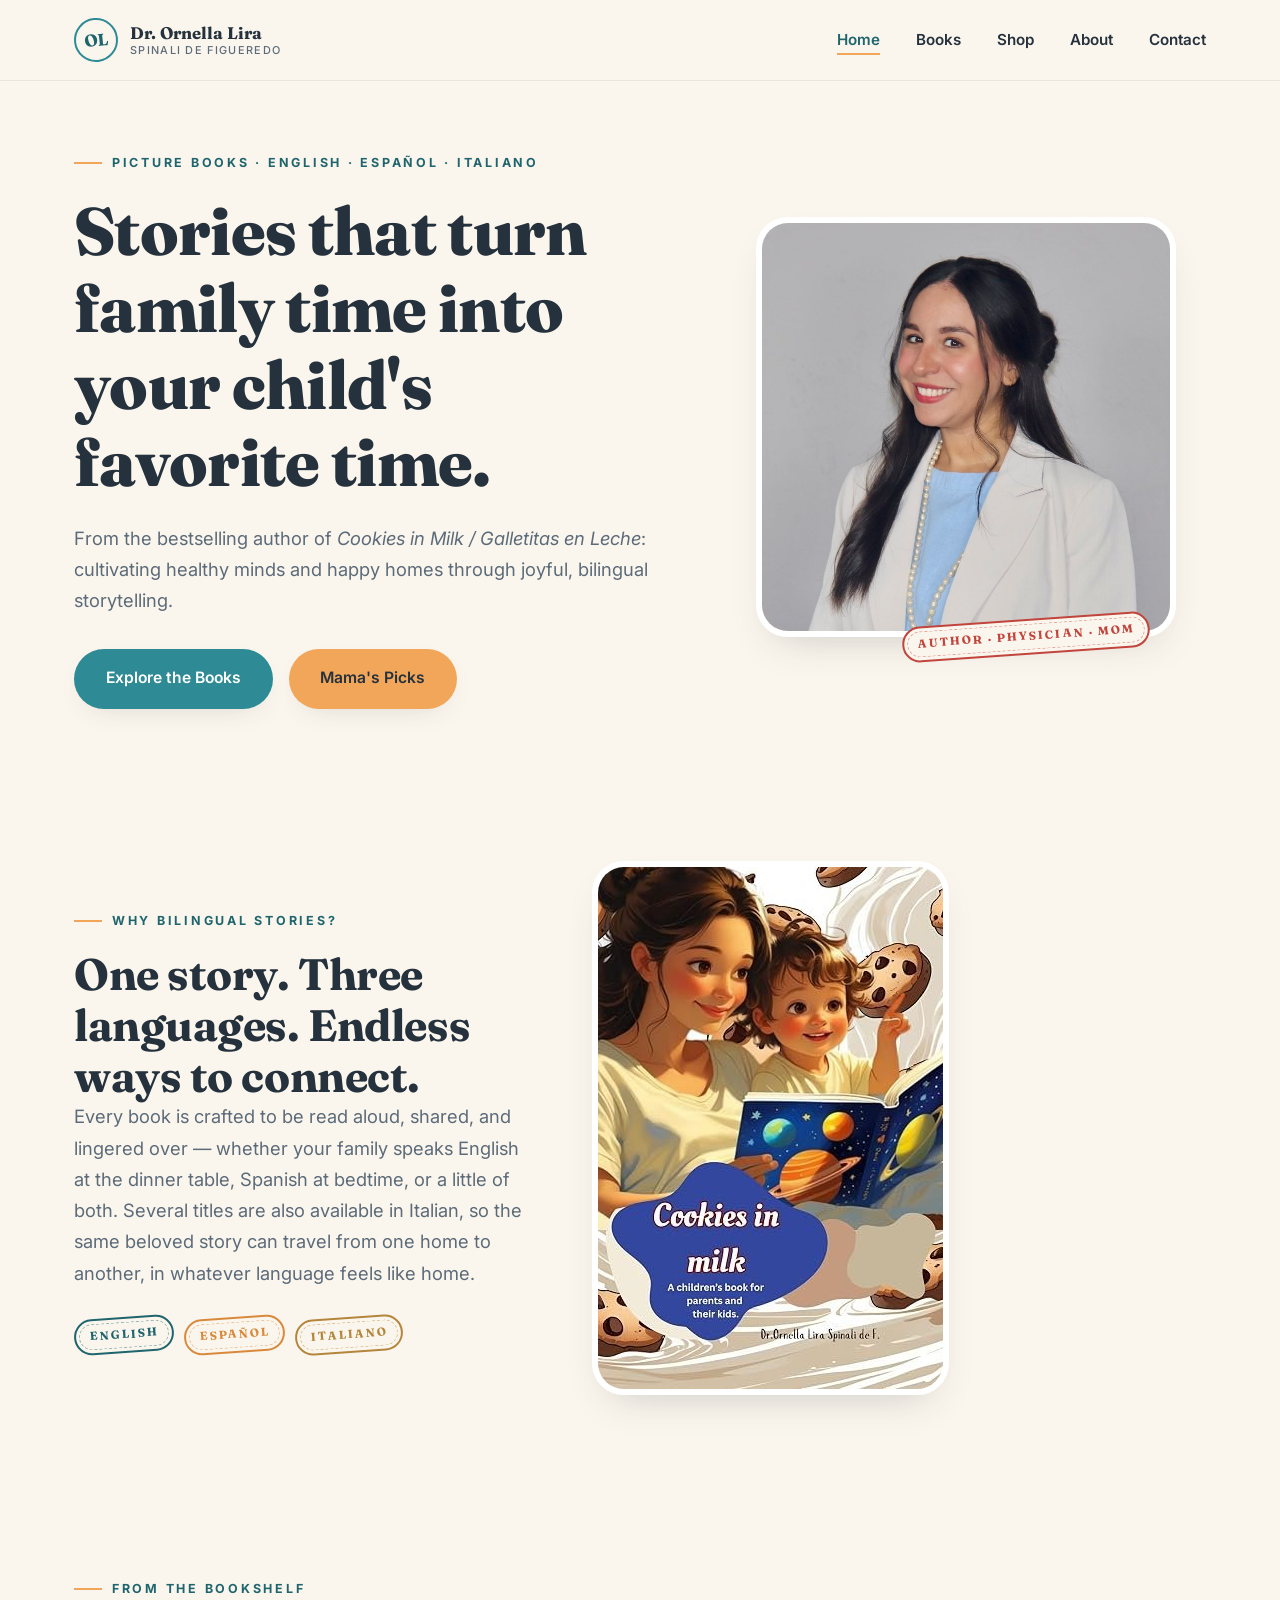
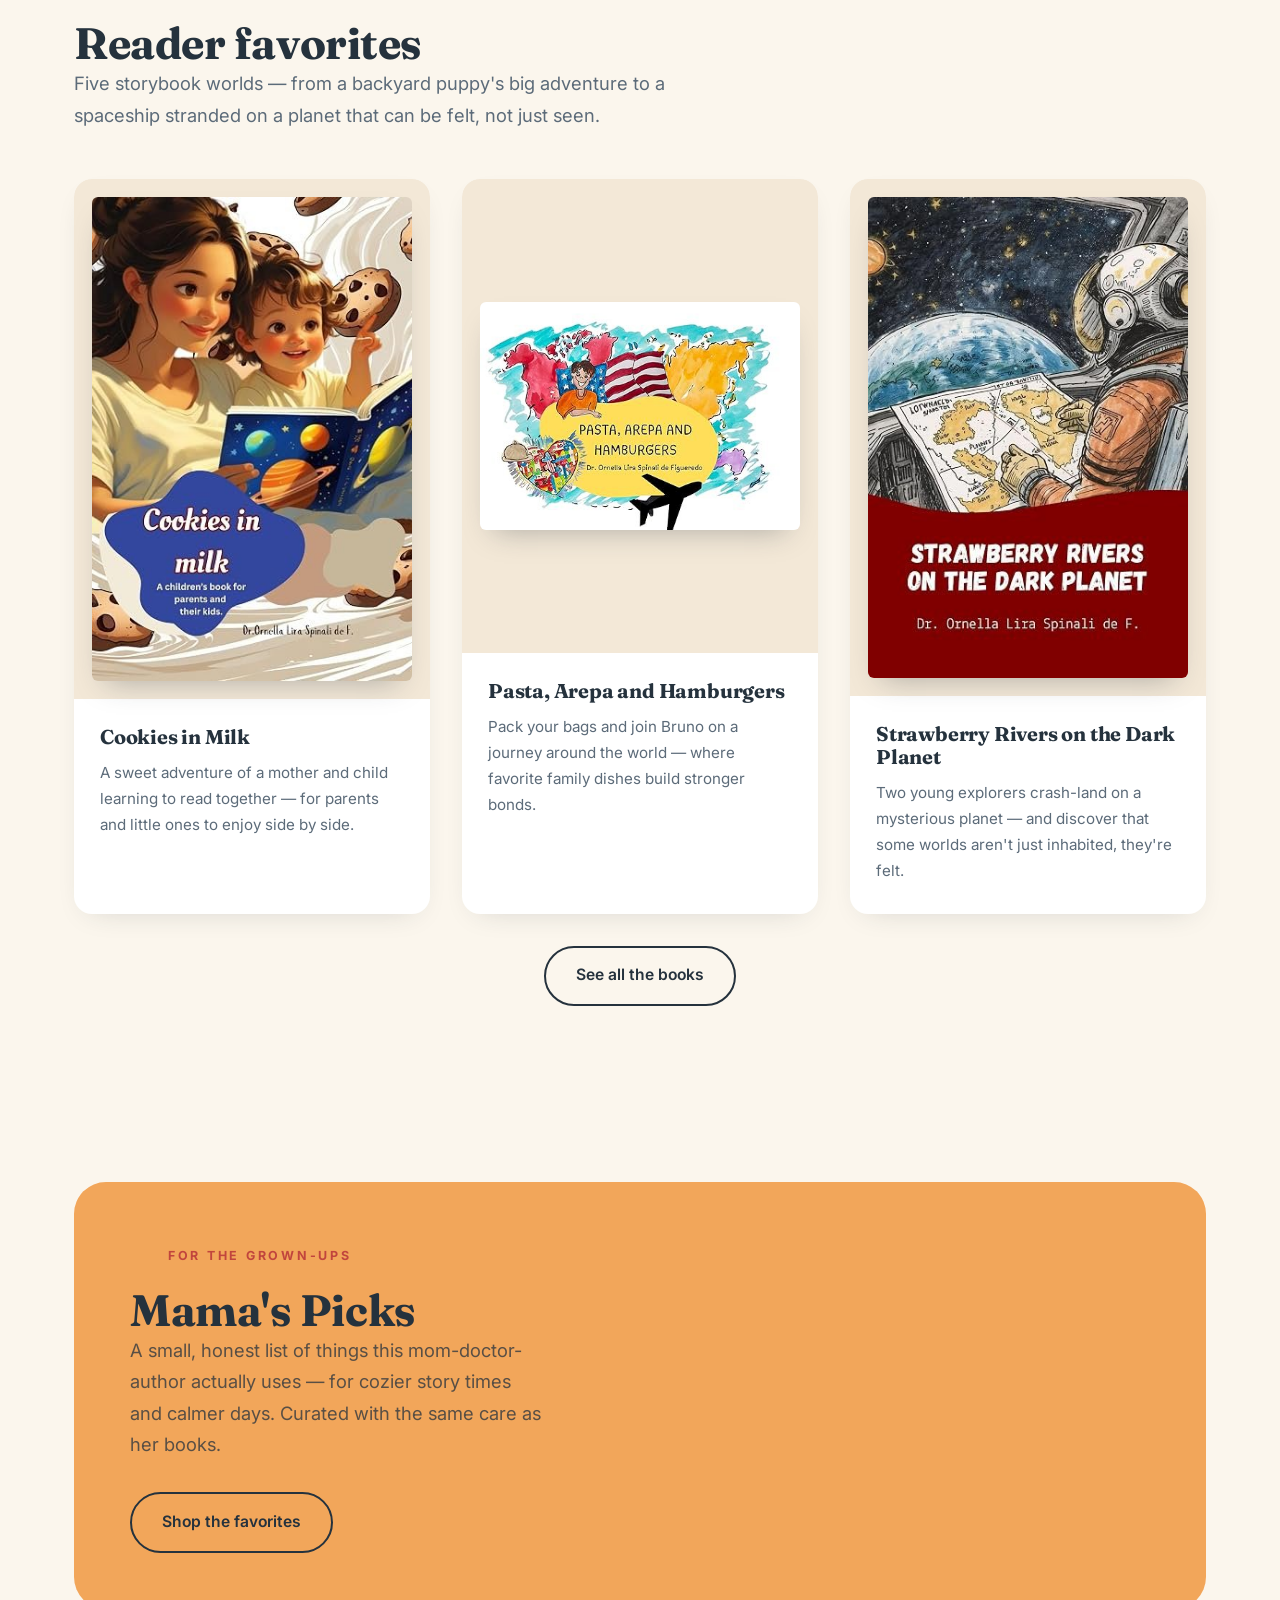
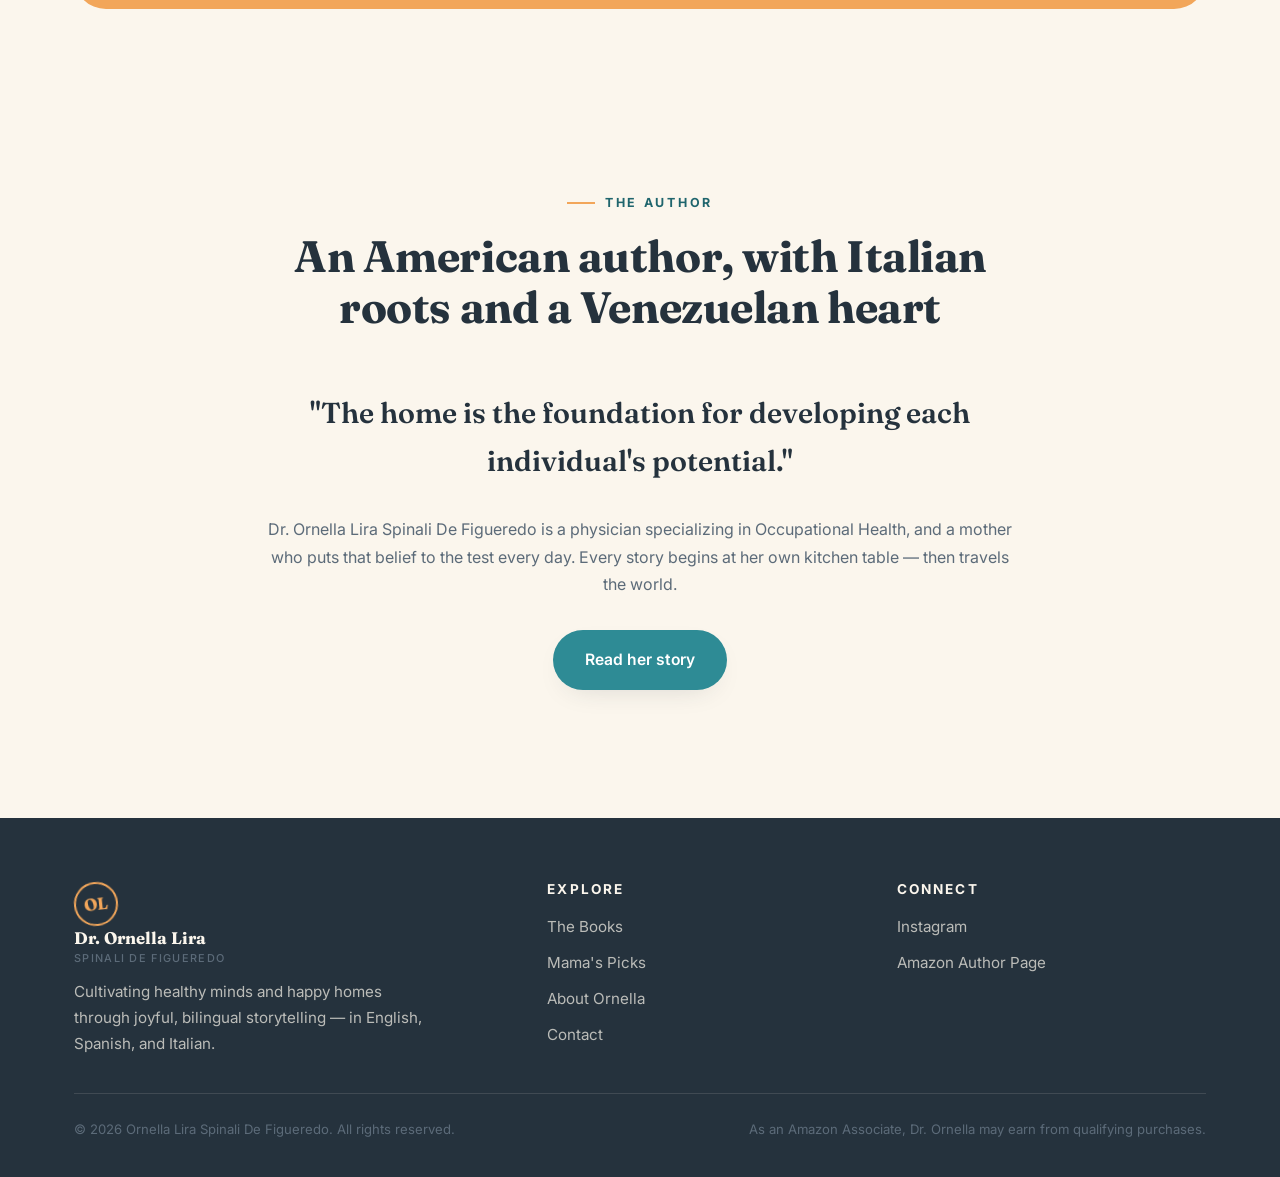
<file: index.html>
<!DOCTYPE html>
<html lang="en">
<head>
  <meta charset="UTF-8">
  <meta name="viewport" content="width=device-width, initial-scale=1.0">
  <title>Dr. Ornella Lira Spinali De Figueredo | Children's Author</title>
  <meta name="description" content="Children's picture books by Dr. Ornella Lira Spinali De Figueredo — joyful, bilingual stories in English, Spanish, and Italian for curious kids and the grown-ups who read with them.">
  <link rel="preconnect" href="https://fonts.googleapis.com">
  <link rel="preconnect" href="https://fonts.gstatic.com" crossorigin>
  <link href="https://fonts.googleapis.com/css2?family=Fraunces:opsz,wght@9..144,400;9..144,600;9..144,700;9..144,800&family=Inter:wght@400;500;600;700&family=Caveat:wght@600;700&display=swap" rel="stylesheet">
  <link rel="stylesheet" href="style.css">
</head>
<body>

  <header class="site-header">
    <div class="container header-inner">
      <a href="index.html" class="logo">
        <span class="logo-mark">OL</span>
        <span class="logo-text">Dr. Ornella Lira<br><small>Spinali De Figueredo</small></span>
      </a>
      <nav class="site-nav">
        <button class="nav-toggle" aria-label="Toggle menu"><span></span><span></span><span></span></button>
        <ul>
          <li><a href="index.html" class="is-active">Home</a></li>
          <li><a href="books.html">Books</a></li>
          <li><a href="shop.html">Shop</a></li>
          <li><a href="about.html">About</a></li>
          <li><a href="contact.html">Contact</a></li>
        </ul>
      </nav>
    </div>
  </header>

  <!-- ============ HERO ============ -->
  <section class="hero">
    <div class="container hero-inner">
      <div class="reveal is-visible">
        <span class="eyebrow">Picture Books · English · Español · Italiano</span>
        <h1>Stories that turn family time into your child's favorite time.</h1>
        <p class="lede">From the bestselling author of <em>Cookies in Milk / Galletitas en Leche</em>: cultivating healthy minds and happy homes through joyful, bilingual storytelling.</p>
        <div class="btn-row">
          <a href="books.html" class="btn btn-primary">Explore the Books</a>
          <a href="shop.html" class="btn btn-coral">Mama's Picks</a>
        </div>
      </div>
      <div class="hero-photo-frame reveal is-visible">
        <img src="assets/headshot.jpg" alt="Dr. Ornella Lira Spinali De Figueredo, author">
        <span class="stamp is-crimson">Author · Physician · Mom</span>
      </div>
    </div>
  </section>

  <!-- ============ BILINGUAL INTRO ============ -->
  <section>
    <div class="container split">
      <div class="reveal">
        <span class="eyebrow">Why bilingual stories?</span>
        <h2>One story. Three languages. Endless ways to connect.</h2>
        <p class="lede">Every book is crafted to be read aloud, shared, and lingered over &mdash; whether your family speaks English at the dinner table, Spanish at bedtime, or a little of both. Several titles are also available in Italian, so the same beloved story can travel from one home to another, in whatever language feels like home.</p>
        <div class="stamp-row" style="margin-top: 28px;">
          <span class="stamp">English</span>
          <span class="stamp is-coral">Español</span>
          <span class="stamp is-gold">Italiano</span>
        </div>
      </div>
      <div class="reveal split-media">
        <img src="assets/cover-cookies-en.jpg" alt="Cookies in Milk book cover">
      </div>
    </div>
  </section>

  <!-- ============ FEATURED BOOKS ============ -->
  <section>
    <div class="container">
      <div class="section-head reveal">
        <span class="eyebrow">From the bookshelf</span>
        <h2>Reader favorites</h2>
        <p class="lede">Five storybook worlds &mdash; from a backyard puppy's big adventure to a spaceship stranded on a planet that can be felt, not just seen.</p>
      </div>
      <div class="grid grid-3">
        <article class="card reveal">
          <div class="book-cover"><img src="assets/cover-cookies-en.jpg" alt="Cookies in Milk book cover"></div>
          <div class="card-body">
            <h3 class="book-title">Cookies in Milk</h3>
            <p class="book-blurb">A sweet adventure of a mother and child learning to read together &mdash; for parents and little ones to enjoy side by side.</p>
          </div>
        </article>
        <article class="card reveal">
          <div class="book-cover"><img src="assets/cover-pasta-arepa-en.jpg" alt="Pasta, Arepa and Hamburgers book cover"></div>
          <div class="card-body">
            <h3 class="book-title">Pasta, Arepa and Hamburgers</h3>
            <p class="book-blurb">Pack your bags and join Bruno on a journey around the world &mdash; where favorite family dishes build stronger bonds.</p>
          </div>
        </article>
        <article class="card reveal">
          <div class="book-cover"><img src="assets/cover-strawberry-en.jpg" alt="Strawberry Rivers on the Dark Planet book cover"></div>
          <div class="card-body">
            <h3 class="book-title">Strawberry Rivers on the Dark Planet</h3>
            <p class="book-blurb">Two young explorers crash-land on a mysterious planet &mdash; and discover that some worlds aren't just inhabited, they're felt.</p>
          </div>
        </article>
      </div>
      <div class="btn-row reveal" style="justify-content: center;">
        <a href="books.html" class="btn btn-outline">See all the books</a>
      </div>
    </div>
  </section>

  <!-- ============ MAMA'S PICKS CALLOUT ============ -->
  <section>
    <div class="container">
      <div class="callout is-coral reveal">
        <div class="split" style="gap: 40px;">
          <div>
            <span class="eyebrow" style="color: var(--crimson);">For the grown-ups</span>
            <h2>Mama's Picks</h2>
            <p class="lede">A small, honest list of things this mom-doctor-author actually uses &mdash; for cozier story times and calmer days. Curated with the same care as her books.</p>
            <div class="btn-row">
              <a href="shop.html" class="btn btn-outline">Shop the favorites</a>
            </div>
          </div>
        </div>
      </div>
    </div>
  </section>

  <!-- ============ ABOUT TEASER ============ -->
  <section>
    <div class="container">
      <div class="section-head center reveal">
        <span class="eyebrow">The author</span>
        <h2>An American author, with Italian roots and a Venezuelan heart</h2>
      </div>
      <div class="reveal" style="text-align:center; max-width: 760px; margin: 0 auto;">
        <p class="pull-quote" style="border-left: none; padding-left: 0; display:inline-block;">"The home is the foundation for developing each individual's potential."</p>
        <p style="margin-top: 22px;">Dr. Ornella Lira Spinali De Figueredo is a physician specializing in Occupational Health, and a mother who puts that belief to the test every day. Every story begins at her own kitchen table &mdash; then travels the world.</p>
        <div class="btn-row" style="justify-content: center;">
          <a href="about.html" class="btn btn-primary">Read her story</a>
        </div>
      </div>
    </div>
  </section>

  <footer class="site-footer">
    <div class="container">
      <div class="footer-top">
        <div class="footer-brand">
          <a href="index.html" class="logo">
            <span class="logo-mark">OL</span>
            <span class="logo-text">Dr. Ornella Lira<br><small>Spinali De Figueredo</small></span>
          </a>
          <p>Cultivating healthy minds and happy homes through joyful, bilingual storytelling &mdash; in English, Spanish, and Italian.</p>
        </div>
        <div>
          <h4>Explore</h4>
          <a href="books.html">The Books</a>
          <a href="shop.html">Mama's Picks</a>
          <a href="about.html">About Ornella</a>
          <a href="contact.html">Contact</a>
        </div>
        <div>
          <h4>Connect</h4>
          <a href="https://www.instagram.com/booksbyornellamd/" target="_blank" rel="noopener">Instagram</a>
          <a href="https://www.amazon.com/stores/Ornella-Lira-Spinali-De-Figueredo/author/B0FMDHR1QH" target="_blank" rel="noopener">Amazon Author Page</a>
        </div>
      </div>
      <div class="footer-bottom">
        <p>&copy; 2026 Ornella Lira Spinali De Figueredo. All rights reserved.</p>
        <p>As an Amazon Associate, Dr. Ornella may earn from qualifying purchases.</p>
      </div>
    </div>
  </footer>

  <script src="main.js"></script>
</body>
</html>
</file>
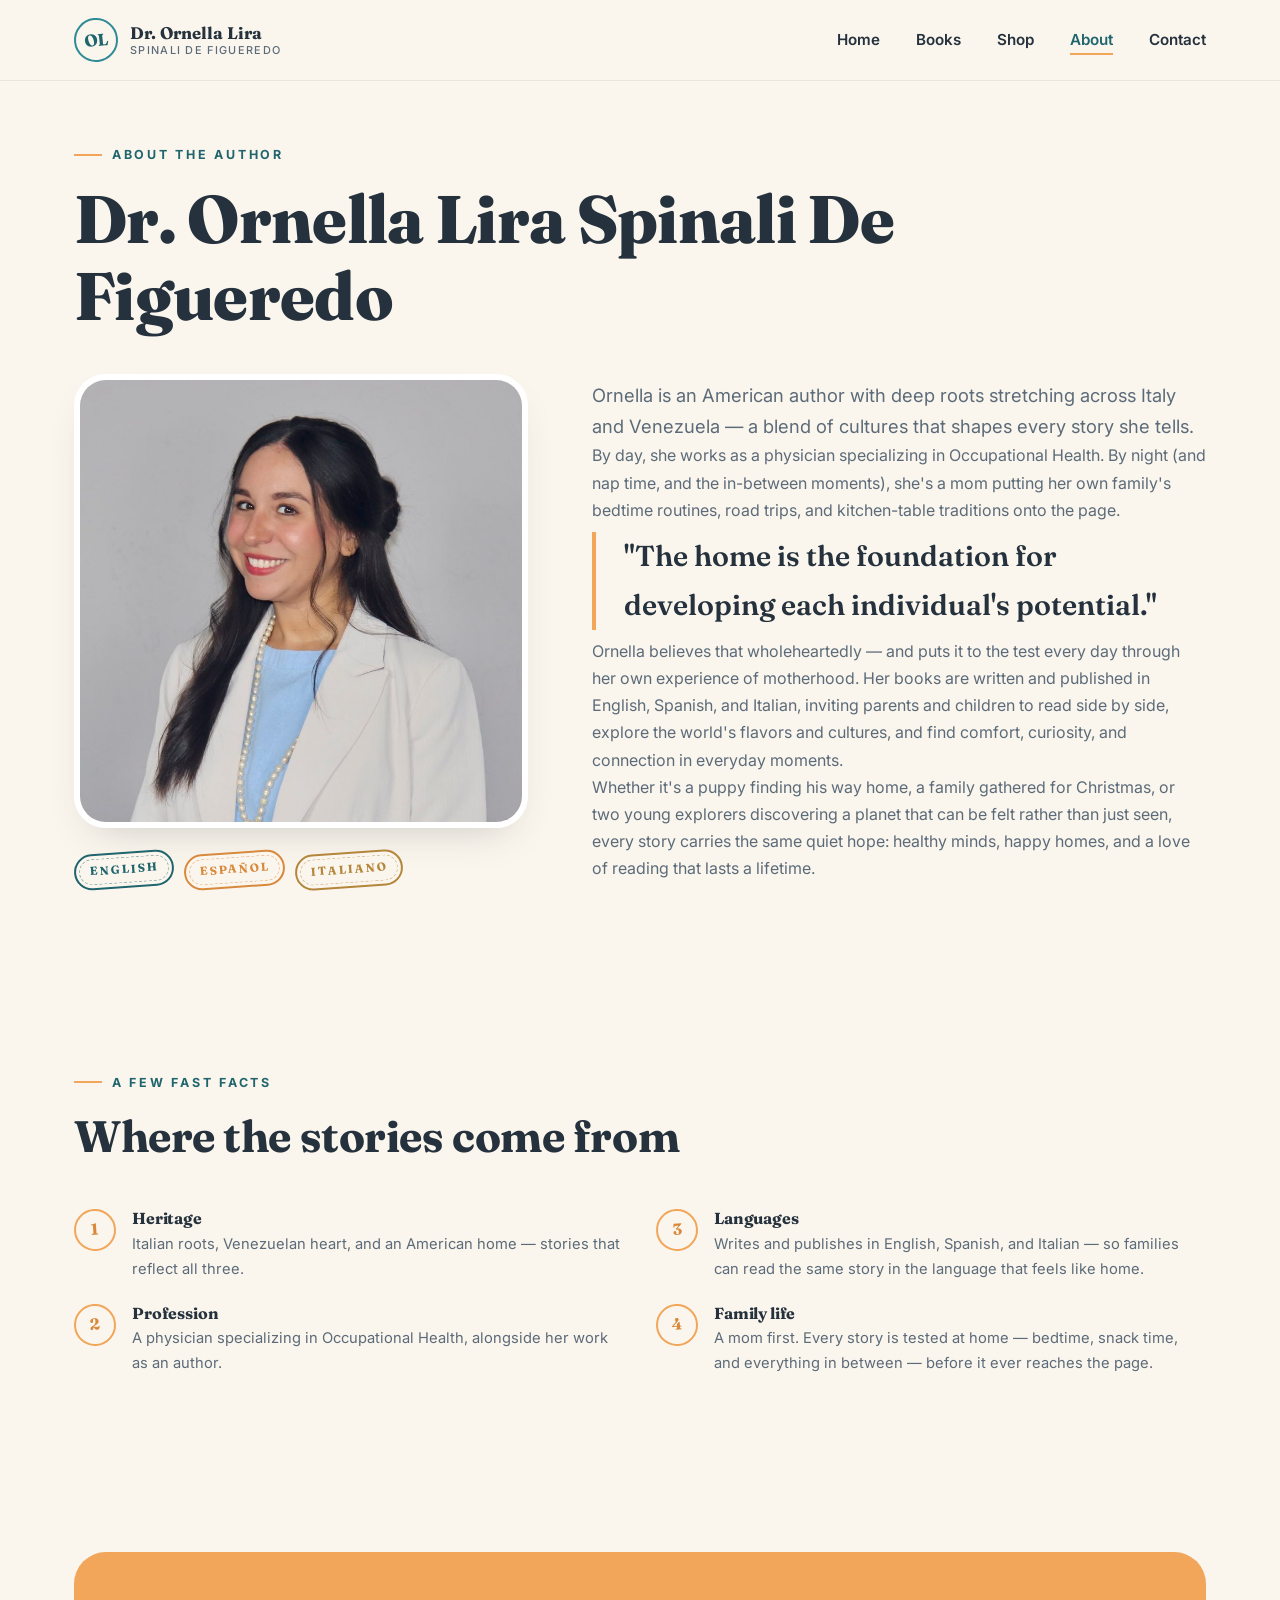
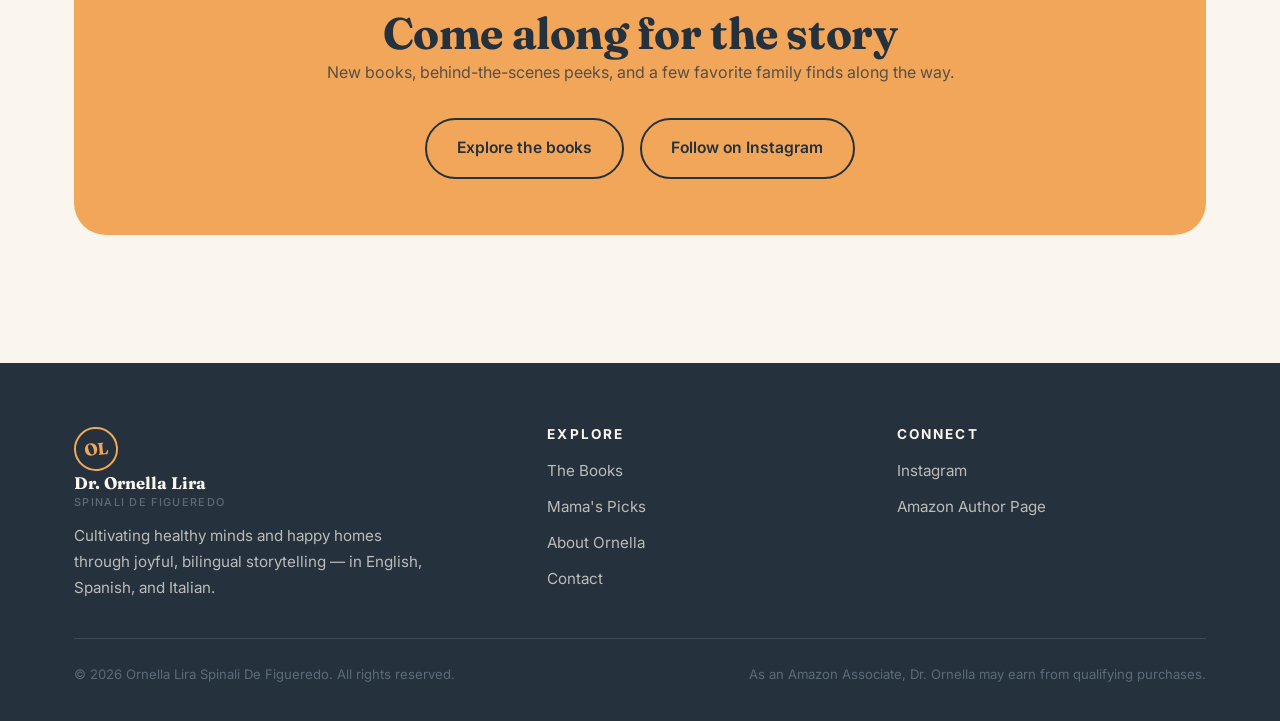
<file: about.html>
<!DOCTYPE html>
<html lang="en">
<head>
  <meta charset="UTF-8">
  <meta name="viewport" content="width=device-width, initial-scale=1.0">
  <title>About | Dr. Ornella Lira Spinali De Figueredo</title>
  <meta name="description" content="Meet Dr. Ornella Lira Spinali De Figueredo — physician, mother, and author of bilingual children's books written in English, Spanish, and Italian.">
  <link rel="preconnect" href="https://fonts.googleapis.com">
  <link rel="preconnect" href="https://fonts.gstatic.com" crossorigin>
  <link href="https://fonts.googleapis.com/css2?family=Fraunces:opsz,wght@9..144,400;9..144,600;9..144,700;9..144,800&family=Inter:wght@400;500;600;700&family=Caveat:wght@600;700&display=swap" rel="stylesheet">
  <link rel="stylesheet" href="style.css">
</head>
<body>

  <header class="site-header">
    <div class="container header-inner">
      <a href="index.html" class="logo">
        <span class="logo-mark">OL</span>
        <span class="logo-text">Dr. Ornella Lira<br><small>Spinali De Figueredo</small></span>
      </a>
      <nav class="site-nav">
        <button class="nav-toggle" aria-label="Toggle menu"><span></span><span></span><span></span></button>
        <ul>
          <li><a href="index.html">Home</a></li>
          <li><a href="books.html">Books</a></li>
          <li><a href="shop.html">Shop</a></li>
          <li><a href="about.html" class="is-active">About</a></li>
          <li><a href="contact.html">Contact</a></li>
        </ul>
      </nav>
    </div>
  </header>

  <section class="page-header">
    <div class="container">
      <span class="eyebrow">About the Author</span>
      <h1>Dr. Ornella Lira Spinali De Figueredo</h1>
    </div>
  </section>

  <!-- ===================== BIO ===================== -->
  <section style="padding-top: 16px;">
    <div class="container split">
      <div class="reveal split-media">
        <img src="assets/headshot.jpg" alt="Dr. Ornella Lira Spinali De Figueredo, author">
        <div style="margin-top: 24px;" class="stamp-row">
          <span class="stamp">English</span>
          <span class="stamp is-coral">Español</span>
          <span class="stamp is-gold">Italiano</span>
        </div>
      </div>
      <div class="reveal">
        <p class="lede">Ornella is an American author with deep roots stretching across Italy and Venezuela &mdash; a blend of cultures that shapes every story she tells.</p>
        <p>By day, she works as a physician specializing in Occupational Health. By night (and nap time, and the in-between moments), she's a mom putting her own family's bedtime routines, road trips, and kitchen-table traditions onto the page.</p>
        <p class="pull-quote">"The home is the foundation for developing each individual's potential."</p>
        <p>Ornella believes that wholeheartedly &mdash; and puts it to the test every day through her own experience of motherhood. Her books are written and published in English, Spanish, and Italian, inviting parents and children to read side by side, explore the world's flavors and cultures, and find comfort, curiosity, and connection in everyday moments.</p>
        <p>Whether it's a puppy finding his way home, a family gathered for Christmas, or two young explorers discovering a planet that can be felt rather than just seen, every story carries the same quiet hope: healthy minds, happy homes, and a love of reading that lasts a lifetime.</p>
      </div>
    </div>
  </section>

  <!-- ===================== FAST FACTS ===================== -->
  <section>
    <div class="container">
      <div class="section-head reveal">
        <span class="eyebrow">A few fast facts</span>
        <h2>Where the stories come from</h2>
      </div>
      <div class="grid grid-2">
        <div class="fact-list reveal">
          <div class="fact">
            <span class="fact-icon">1</span>
            <div>
              <h4>Heritage</h4>
              <p>Italian roots, Venezuelan heart, and an American home &mdash; stories that reflect all three.</p>
            </div>
          </div>
          <div class="fact">
            <span class="fact-icon">2</span>
            <div>
              <h4>Profession</h4>
              <p>A physician specializing in Occupational Health, alongside her work as an author.</p>
            </div>
          </div>
        </div>
        <div class="fact-list reveal">
          <div class="fact">
            <span class="fact-icon">3</span>
            <div>
              <h4>Languages</h4>
              <p>Writes and publishes in English, Spanish, and Italian &mdash; so families can read the same story in the language that feels like home.</p>
            </div>
          </div>
          <div class="fact">
            <span class="fact-icon">4</span>
            <div>
              <h4>Family life</h4>
              <p>A mom first. Every story is tested at home &mdash; bedtime, snack time, and everything in between &mdash; before it ever reaches the page.</p>
            </div>
          </div>
        </div>
      </div>
    </div>
  </section>

  <!-- ===================== CTA ===================== -->
  <section>
    <div class="container">
      <div class="callout is-coral reveal" style="text-align:center;">
        <h2>Come along for the story</h2>
        <p>New books, behind-the-scenes peeks, and a few favorite family finds along the way.</p>
        <div class="btn-row" style="justify-content:center;">
          <a href="books.html" class="btn btn-outline">Explore the books</a>
          <a href="https://www.instagram.com/booksbyornellamd/" class="btn btn-outline" target="_blank" rel="noopener">Follow on Instagram</a>
        </div>
      </div>
    </div>
  </section>

  <footer class="site-footer">
    <div class="container">
      <div class="footer-top">
        <div class="footer-brand">
          <a href="index.html" class="logo">
            <span class="logo-mark">OL</span>
            <span class="logo-text">Dr. Ornella Lira<br><small>Spinali De Figueredo</small></span>
          </a>
          <p>Cultivating healthy minds and happy homes through joyful, bilingual storytelling &mdash; in English, Spanish, and Italian.</p>
        </div>
        <div>
          <h4>Explore</h4>
          <a href="books.html">The Books</a>
          <a href="shop.html">Mama's Picks</a>
          <a href="about.html">About Ornella</a>
          <a href="contact.html">Contact</a>
        </div>
        <div>
          <h4>Connect</h4>
          <a href="https://www.instagram.com/booksbyornellamd/" target="_blank" rel="noopener">Instagram</a>
          <a href="https://www.amazon.com/stores/Ornella-Lira-Spinali-De-Figueredo/author/B0FMDHR1QH" target="_blank" rel="noopener">Amazon Author Page</a>
        </div>
      </div>
      <div class="footer-bottom">
        <p>&copy; 2026 Ornella Lira Spinali De Figueredo. All rights reserved.</p>
        <p>As an Amazon Associate, Dr. Ornella may earn from qualifying purchases.</p>
      </div>
    </div>
  </footer>

  <script src="main.js"></script>
</body>
</html>
</file>
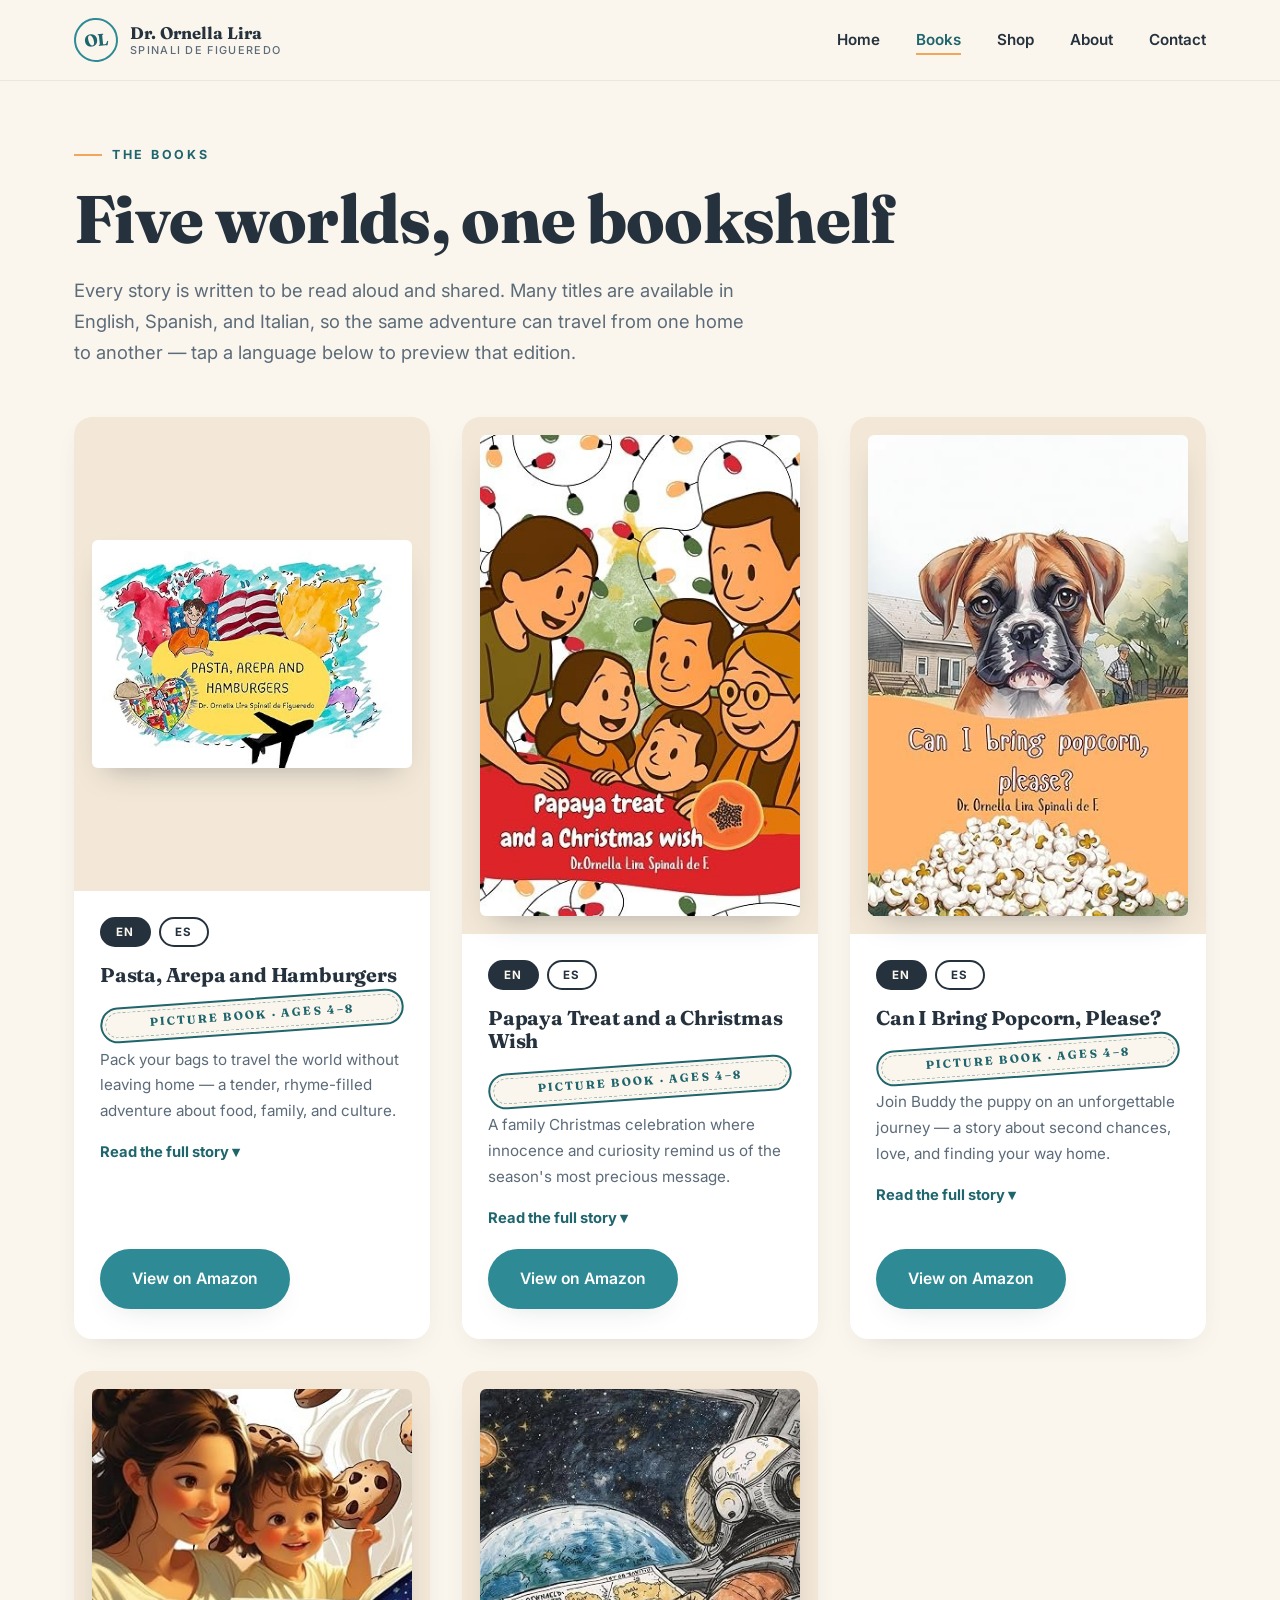
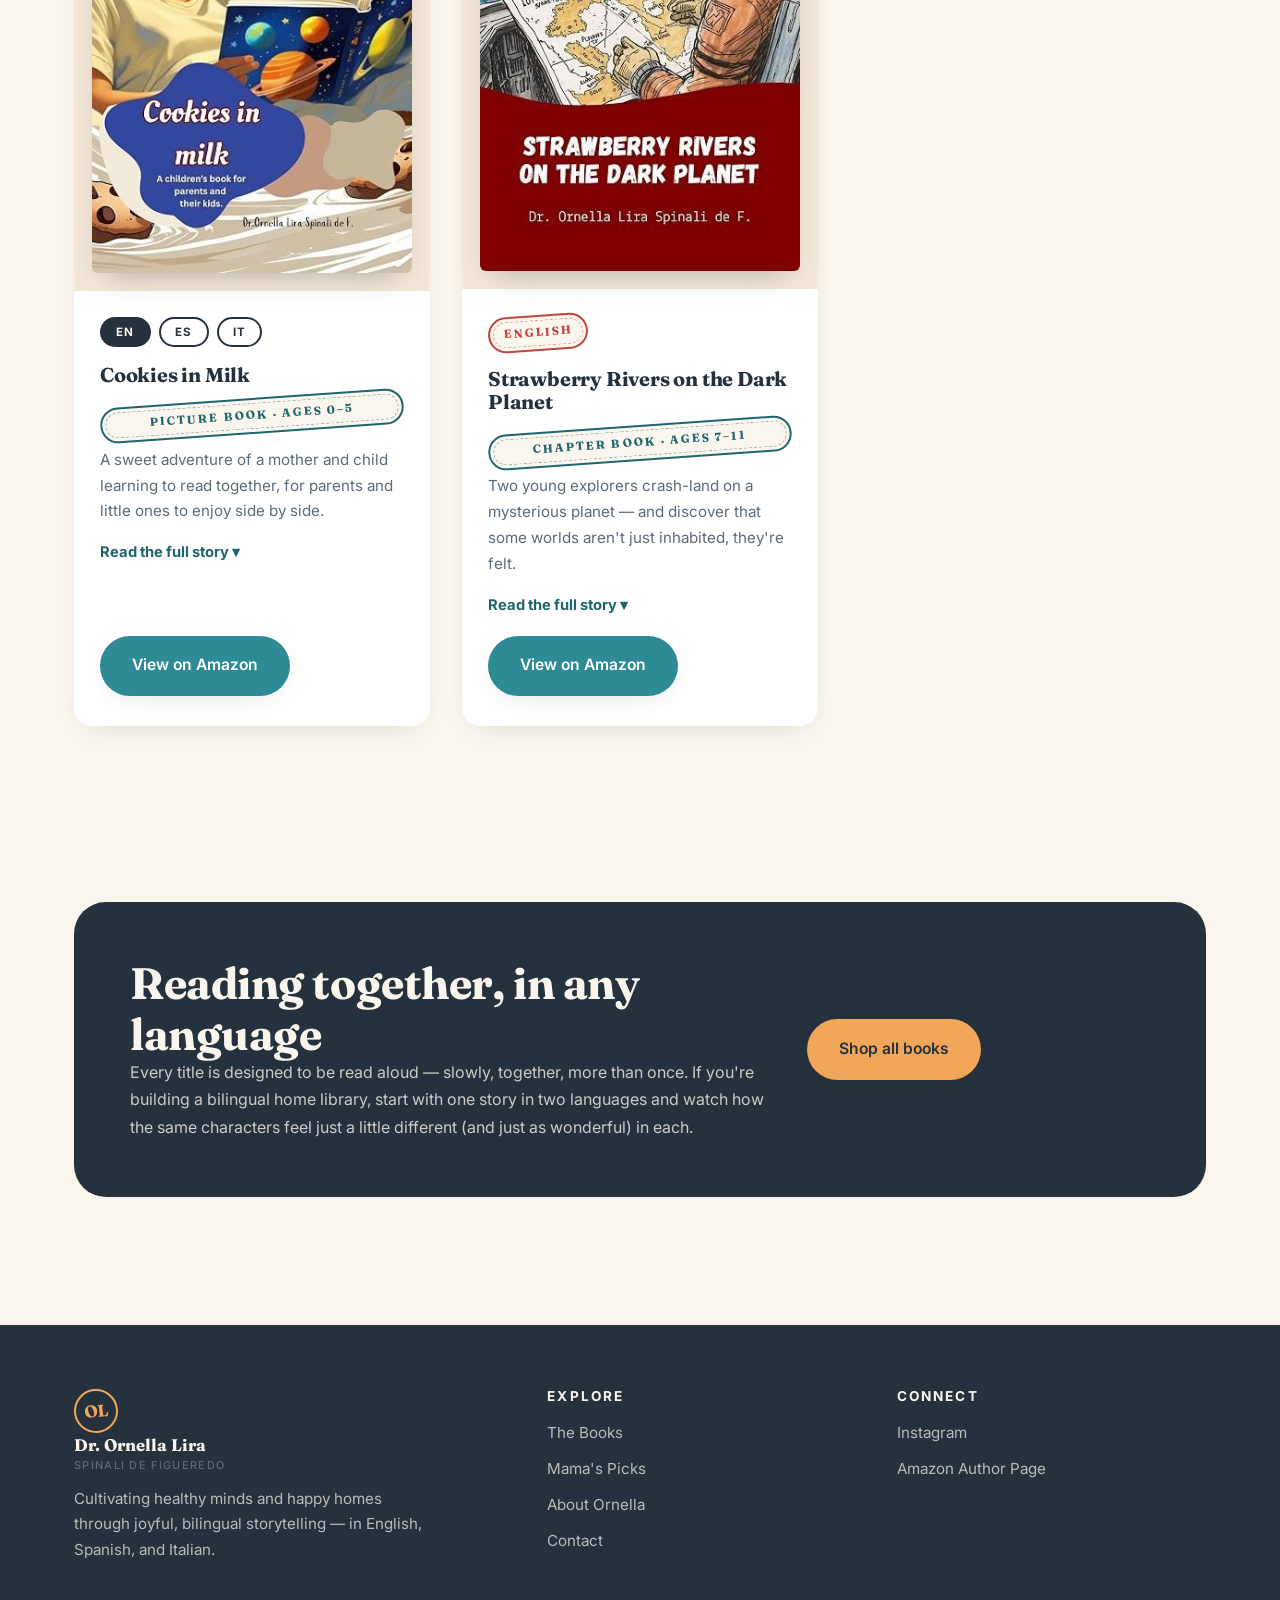
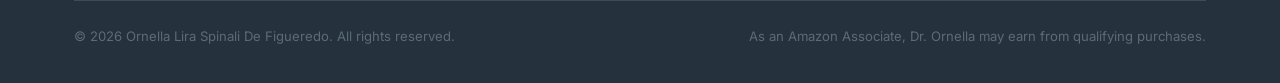
<file: books.html>
<!DOCTYPE html>
<html lang="en">
<head>
  <meta charset="UTF-8">
  <meta name="viewport" content="width=device-width, initial-scale=1.0">
  <title>The Books | Dr. Ornella Lira Spinali De Figueredo</title>
  <meta name="description" content="Browse picture books by Dr. Ornella Lira Spinali De Figueredo, available in English, Spanish, and Italian — stories about family, food, friendship, and adventure.">
  <link rel="preconnect" href="https://fonts.googleapis.com">
  <link rel="preconnect" href="https://fonts.gstatic.com" crossorigin>
  <link href="https://fonts.googleapis.com/css2?family=Fraunces:opsz,wght@9..144,400;9..144,600;9..144,700;9..144,800&family=Inter:wght@400;500;600;700&family=Caveat:wght@600;700&display=swap" rel="stylesheet">
  <link rel="stylesheet" href="style.css">
</head>
<body>

  <header class="site-header">
    <div class="container header-inner">
      <a href="index.html" class="logo">
        <span class="logo-mark">OL</span>
        <span class="logo-text">Dr. Ornella Lira<br><small>Spinali De Figueredo</small></span>
      </a>
      <nav class="site-nav">
        <button class="nav-toggle" aria-label="Toggle menu"><span></span><span></span><span></span></button>
        <ul>
          <li><a href="index.html">Home</a></li>
          <li><a href="books.html" class="is-active">Books</a></li>
          <li><a href="shop.html">Shop</a></li>
          <li><a href="about.html">About</a></li>
          <li><a href="contact.html">Contact</a></li>
        </ul>
      </nav>
    </div>
  </header>

  <section class="page-header">
    <div class="container">
      <span class="eyebrow">The Books</span>
      <h1>Five worlds, one bookshelf</h1>
      <p class="lede">Every story is written to be read aloud and shared. Many titles are available in English, Spanish, and Italian, so the same adventure can travel from one home to another &mdash; tap a language below to preview that edition.</p>
    </div>
  </section>

  <section style="padding-top: 24px;">
    <div class="container">
      <div class="grid grid-3">

        <!-- ===================== Pasta, Arepa and Hamburgers ===================== -->
        <article class="card reveal" data-book="pasta-arepa">
          <div class="book-cover">
            <img src="assets/cover-pasta-arepa-en.jpg" alt="Pasta, Arepa and Hamburgers book cover">
          </div>
          <div class="card-body">
            <div class="lang-toggle">
              <button class="lang-btn is-active" data-lang="en"
                data-cover="assets/cover-pasta-arepa-en.jpg"
                data-alt="Pasta, Arepa and Hamburgers book cover"
                data-title="Pasta, Arepa and Hamburgers"
                data-blurb="Pack your bags to travel the world without leaving home — a tender, rhyme-filled adventure about food, family, and culture."
                data-full="Pack your bags to travel the world without leaving home. Join Bruno on this sweet adventure, a story inspired by true events in which delicious dishes meet to create stronger bonds between families. A cultural exchange full of delicious flavors, maps, races, and of course, caring — demonstrating how, with love and good food, cultures intertwine to enrich a country.">EN</button>
              <button class="lang-btn" data-lang="es"
                data-cover="assets/cover-pasta-arepa-es.jpg"
                data-alt="Pasta, Arepa y Hamburguesa, portada del libro"
                data-title="Pasta, Arepa y Hamburguesa"
                data-blurb="Prepara tu equipaje para darle la vuelta al mundo sin salir de las fronteras, junto a Bruno, en esta tierna aventura en rimas."
                data-full="Prepara tu equipaje para darle la vuelta al mundo sin salir de las fronteras. Acompaña a Bruno en esta tierna aventura en rimas, una historia inspirada en hechos reales en la que deliciosos platillos se encuentran para hacer vínculos más fuertes entre familias. Un intercambio cultural, lleno de deliciosos sabores, mapas, razas y sobre todo cariño, demostrando cómo con amor y un buen platillo las culturas se cruzan para enriquecer un país.">ES</button>
            </div>
            <h3 class="book-title">Pasta, Arepa and Hamburgers</h3>
            <span class="stamp">Picture Book · Ages 4&ndash;8</span>
            <p class="book-blurb">Pack your bags to travel the world without leaving home — a tender, rhyme-filled adventure about food, family, and culture.</p>
            <details class="read-more">
              <summary>Read the full story</summary>
              <p class="book-full">Pack your bags to travel the world without leaving home. Join Bruno on this sweet adventure, a story inspired by true events in which delicious dishes meet to create stronger bonds between families. A cultural exchange full of delicious flavors, maps, races, and of course, caring — demonstrating how, with love and good food, cultures intertwine to enrich a country.</p>
            </details>
            <div class="card-actions">
              <a href="https://www.amazon.com/Ornella-Lira-Spinali-De-Figueredo/e/B0FMDHR1QH" class="btn btn-primary" target="_blank" rel="noopener">View on Amazon</a>
            </div>
          </div>
        </article>

        <!-- ===================== Papaya Treat and a Christmas Wish ===================== -->
        <article class="card reveal" data-book="papaya-treat">
          <div class="book-cover">
            <img src="assets/cover-papaya-en.jpg" alt="Papaya Treat and a Christmas Wish book cover">
          </div>
          <div class="card-body">
            <div class="lang-toggle">
              <button class="lang-btn is-active" data-lang="en"
                data-cover="assets/cover-papaya-en.jpg"
                data-alt="Papaya Treat and a Christmas Wish book cover"
                data-title="Papaya Treat and a Christmas Wish"
                data-blurb="A family Christmas celebration where innocence and curiosity remind us of the season's most precious message."
                data-full="Join us in this family celebration where innocence and curiosity combine to fill us with wisdom and remind us of the precious Christmas message that the baby Jesus gave us with his birth. Trust and family are the pillars of this story, full of reflection.">EN</button>
              <button class="lang-btn" data-lang="es"
                data-cover="assets/cover-papaya-es.jpg"
                data-alt="Dulce de Papaya y Cartas de Navidad, portada del libro"
                data-title="Dulce de Papaya y Cartas de Navidad"
                data-blurb="Una celebración familiar llena de inocencia y curiosidad que nos recuerda el valioso mensaje de la Navidad."
                data-full="Acompáñanos en esta celebración familiar en la que la inocencia y la curiosidad se combinan para llenarnos de sabiduría y recordarnos el valioso mensaje de Navidad que nos regala el Niño Jesús con su nacimiento. La confianza y la convivencia familiar son los pilares de esta historia llena de reflexión.">ES</button>
            </div>
            <h3 class="book-title">Papaya Treat and a Christmas Wish</h3>
            <span class="stamp">Picture Book · Ages 4&ndash;8</span>
            <p class="book-blurb">A family Christmas celebration where innocence and curiosity remind us of the season's most precious message.</p>
            <details class="read-more">
              <summary>Read the full story</summary>
              <p class="book-full">Join us in this family celebration where innocence and curiosity combine to fill us with wisdom and remind us of the precious Christmas message that the baby Jesus gave us with his birth. Trust and family are the pillars of this story, full of reflection.</p>
            </details>
            <div class="card-actions">
              <a href="https://www.amazon.com/Ornella-Lira-Spinali-De-Figueredo/e/B0FMDHR1QH" class="btn btn-primary" target="_blank" rel="noopener">View on Amazon</a>
            </div>
          </div>
        </article>

        <!-- ===================== Can I Bring Popcorn, Please? ===================== -->
        <article class="card reveal" data-book="popcorn">
          <div class="book-cover">
            <img src="assets/cover-popcorn-en.jpg" alt="Can I Bring Popcorn, Please? book cover">
          </div>
          <div class="card-body">
            <div class="lang-toggle">
              <button class="lang-btn is-active" data-lang="en"
                data-cover="assets/cover-popcorn-en.jpg"
                data-alt="Can I Bring Popcorn, Please? book cover"
                data-title="Can I Bring Popcorn, Please?"
                data-blurb="Join Buddy the puppy on an unforgettable journey — a story about second chances, love, and finding your way home."
                data-full="Imagine how a single moment can change a life forever. Join Buddy, a playful puppy whose curiosity takes him on an unforgettable journey beyond the farm where he was born. As he explores the world, meets kind strangers, and faces challenges, Buddy discovers that even when things feel uncertain, love and family can appear when you least expect them. His adventure reminds us that every lost soul deserves a second chance, and that sometimes, the longest paths lead us exactly where we belong.">EN</button>
              <button class="lang-btn" data-lang="es"
                data-cover="assets/cover-popcorn-es.jpg"
                data-alt="Cotufas para Llevar, Por Favor, portada del libro"
                data-title="Cotufas para Llevar, Por Favor"
                data-blurb="Acompaña a Buddy, un cachorro juguetón, en un viaje inolvidable sobre el amor, la familia y las segundas oportunidades."
                data-full="Imagina cómo un simple momento puede cambiar una vida para siempre. Acompaña a Buddy, un cachorro juguetón cuya curiosidad lo lleva a un viaje inolvidable más allá de la granja donde nació. Mientras explora el mundo, conoce a personas amables y se enfrenta a desafíos, Buddy descubre que, incluso cuando las cosas parecen inciertas, el amor y la familia pueden aparecer cuando menos lo esperas. Su aventura nos recuerda que toda alma perdida merece una segunda oportunidad y que, a veces, los caminos más largos nos llevan exactamente a donde pertenecemos.">ES</button>
            </div>
            <h3 class="book-title">Can I Bring Popcorn, Please?</h3>
            <span class="stamp">Picture Book · Ages 4&ndash;8</span>
            <p class="book-blurb">Join Buddy the puppy on an unforgettable journey — a story about second chances, love, and finding your way home.</p>
            <details class="read-more">
              <summary>Read the full story</summary>
              <p class="book-full">Imagine how a single moment can change a life forever. Join Buddy, a playful puppy whose curiosity takes him on an unforgettable journey beyond the farm where he was born. As he explores the world, meets kind strangers, and faces challenges, Buddy discovers that even when things feel uncertain, love and family can appear when you least expect them. His adventure reminds us that every lost soul deserves a second chance, and that sometimes, the longest paths lead us exactly where we belong.</p>
            </details>
            <div class="card-actions">
              <a href="https://www.amazon.com/Ornella-Lira-Spinali-De-Figueredo/e/B0FMDHR1QH" class="btn btn-primary" target="_blank" rel="noopener">View on Amazon</a>
            </div>
          </div>
        </article>

        <!-- ===================== Cookies in Milk ===================== -->
        <article class="card reveal" data-book="cookies">
          <div class="book-cover">
            <img src="assets/cover-cookies-en.jpg" alt="Cookies in Milk book cover">
          </div>
          <div class="card-body">
            <div class="lang-toggle">
              <button class="lang-btn is-active" data-lang="en"
                data-cover="assets/cover-cookies-en.jpg"
                data-alt="Cookies in Milk book cover"
                data-title="Cookies in Milk"
                data-blurb="A sweet adventure of a mother and child learning to read together, for parents and little ones to enjoy side by side."
                data-full="Immerse yourself like cookies in milk in this sweet adventure of a mother and her baby in the process of teaching reading during different stages of childhood. Mother and child together in fun and healthy environments. Cookies in Milk is a story for parents and their children to enjoy — Dr. Spinali narrates the adventure of learning to read with one of her own children from a very early age. The story is a reference for parents and fun for kids: definitely a unique experience.">EN</button>
              <button class="lang-btn" data-lang="es"
                data-cover="assets/cover-cookies-es.jpg"
                data-alt="Galletitas en Leche, portada del libro"
                data-title="Galletitas en Leche"
                data-blurb="Una tierna aventura de una madre y su bebé en el proceso de aprender a leer juntos, para disfrutar en familia."
                data-full="Sumérgete como galletitas en leche en esta tierna aventura de una madre y su bebé en el proceso de enseñanza de la lectura durante diferentes etapas de la infancia. Madre e hijo siempre juntos, desde el apego seguro y la diversión en entornos saludables. Galletitas en Leche es una historia para el disfrute de los padres y sus hijos, donde Spinali narra la aventura del proceso de lectura con uno de sus hijos desde muy temprana edad — referencial para los padres y divertida para los niños.">ES</button>
              <button class="lang-btn" data-lang="it"
                data-cover="assets/cover-cookies-it.jpg"
                data-alt="Biscotti nel Latte, copertina del libro"
                data-title="Biscotti nel Latte"
                data-blurb="Una tenera avventura tra una madre e il suo bambino nell'apprendimento della lettura, pensata per genitori e figli."
                data-full="Immergiti come biscotti nel latte in questa tenera avventura di una madre e del suo bambino nel processo di insegnamento della lettura durante le diverse fasi dell'infanzia. Madre e figlio, sempre all'interno di un attaccamento sicuro e del divertimento in ambienti sani. Biscotti nel Latte è una storia pensata per il piacere dei genitori e dei loro figli, dove Spinali racconta l'avventura del processo di lettura con uno dei suoi bambini fin dalla tenera età.">IT</button>
            </div>
            <h3 class="book-title">Cookies in Milk</h3>
            <span class="stamp">Picture Book · Ages 0&ndash;5</span>
            <p class="book-blurb">A sweet adventure of a mother and child learning to read together, for parents and little ones to enjoy side by side.</p>
            <details class="read-more">
              <summary>Read the full story</summary>
              <p class="book-full">Immerse yourself like cookies in milk in this sweet adventure of a mother and her baby in the process of teaching reading during different stages of childhood. Mother and child together in fun and healthy environments. Cookies in Milk is a story for parents and their children to enjoy — Dr. Spinali narrates the adventure of learning to read with one of her own children from a very early age. The story is a reference for parents and fun for kids: definitely a unique experience.</p>
            </details>
            <div class="card-actions">
              <a href="https://www.amazon.com/Ornella-Lira-Spinali-De-Figueredo/e/B0FMDHR1QH" class="btn btn-primary" target="_blank" rel="noopener">View on Amazon</a>
            </div>
          </div>
        </article>

        <!-- ===================== Strawberry Rivers on the Dark Planet ===================== -->
        <article class="card reveal" data-book="strawberry-rivers">
          <div class="book-cover">
            <img src="assets/cover-strawberry-en.jpg" alt="Strawberry Rivers on the Dark Planet book cover">
          </div>
          <div class="card-body">
            <div class="lang-toggle">
              <span class="stamp is-crimson">English</span>
            </div>
            <h3 class="book-title">Strawberry Rivers on the Dark Planet</h3>
            <span class="stamp">Chapter Book · Ages 7&ndash;11</span>
            <p class="book-blurb">Two young explorers crash-land on a mysterious planet — and discover that some worlds aren't just inhabited, they're felt.</p>
            <details class="read-more">
              <summary>Read the full story</summary>
              <p class="book-full">In a distant corner of the galaxy, two very different explorers accept a mission that could change history forever: to travel to the mysterious "Dark Planet," a place known only through rumors of strange fruits and possible signs of life. Ranger 005, a solitary scientist with a love for maps and the stars, and young Ranger 003, an enthusiastic biologist who dreams of helping his family, find themselves stranded on an icy, silent, and seemingly dead planet. Cut off from communication, low on supplies, and surrounded by peril, they must learn to survive as they traverse dark mountains and impossible landscapes. But when a strange star begins to illuminate the sky and the planet awakens in magical, inexplicable ways, they discover that this world harbors a secret far greater than they ever imagined — one they must uncover together, bound by shared emotions and friendship.</p>
            </details>
            <div class="card-actions">
              <a href="https://www.amazon.com/Ornella-Lira-Spinali-De-Figueredo/e/B0FMDHR1QH" class="btn btn-primary" target="_blank" rel="noopener">View on Amazon</a>
            </div>
          </div>
        </article>

      </div>
    </div>
  </section>

  <section>
    <div class="container">
      <div class="callout reveal">
        <div class="split" style="gap: 40px; grid-template-columns: 1.3fr 0.7fr;">
          <div>
            <h2>Reading together, in any language</h2>
            <p>Every title is designed to be read aloud — slowly, together, more than once. If you're building a bilingual home library, start with one story in two languages and watch how the same characters feel just a little different (and just as wonderful) in each.</p>
          </div>
          <div style="display:flex; align-items:center; justify-content:flex-start;">
            <a href="https://www.amazon.com/stores/Ornella-Lira-Spinali-De-Figueredo/author/B0FMDHR1QH" class="btn btn-coral" target="_blank" rel="noopener">Shop all books</a>
          </div>
        </div>
      </div>
    </div>
  </section>

  <footer class="site-footer">
    <div class="container">
      <div class="footer-top">
        <div class="footer-brand">
          <a href="index.html" class="logo">
            <span class="logo-mark">OL</span>
            <span class="logo-text">Dr. Ornella Lira<br><small>Spinali De Figueredo</small></span>
          </a>
          <p>Cultivating healthy minds and happy homes through joyful, bilingual storytelling &mdash; in English, Spanish, and Italian.</p>
        </div>
        <div>
          <h4>Explore</h4>
          <a href="books.html">The Books</a>
          <a href="shop.html">Mama's Picks</a>
          <a href="about.html">About Ornella</a>
          <a href="contact.html">Contact</a>
        </div>
        <div>
          <h4>Connect</h4>
          <a href="https://www.instagram.com/booksbyornellamd/" target="_blank" rel="noopener">Instagram</a>
          <a href="https://www.amazon.com/stores/Ornella-Lira-Spinali-De-Figueredo/author/B0FMDHR1QH" target="_blank" rel="noopener">Amazon Author Page</a>
        </div>
      </div>
      <div class="footer-bottom">
        <p>&copy; 2026 Ornella Lira Spinali De Figueredo. All rights reserved.</p>
        <p>As an Amazon Associate, Dr. Ornella may earn from qualifying purchases.</p>
      </div>
    </div>
  </footer>

  <script src="main.js"></script>
</body>
</html>
</file>
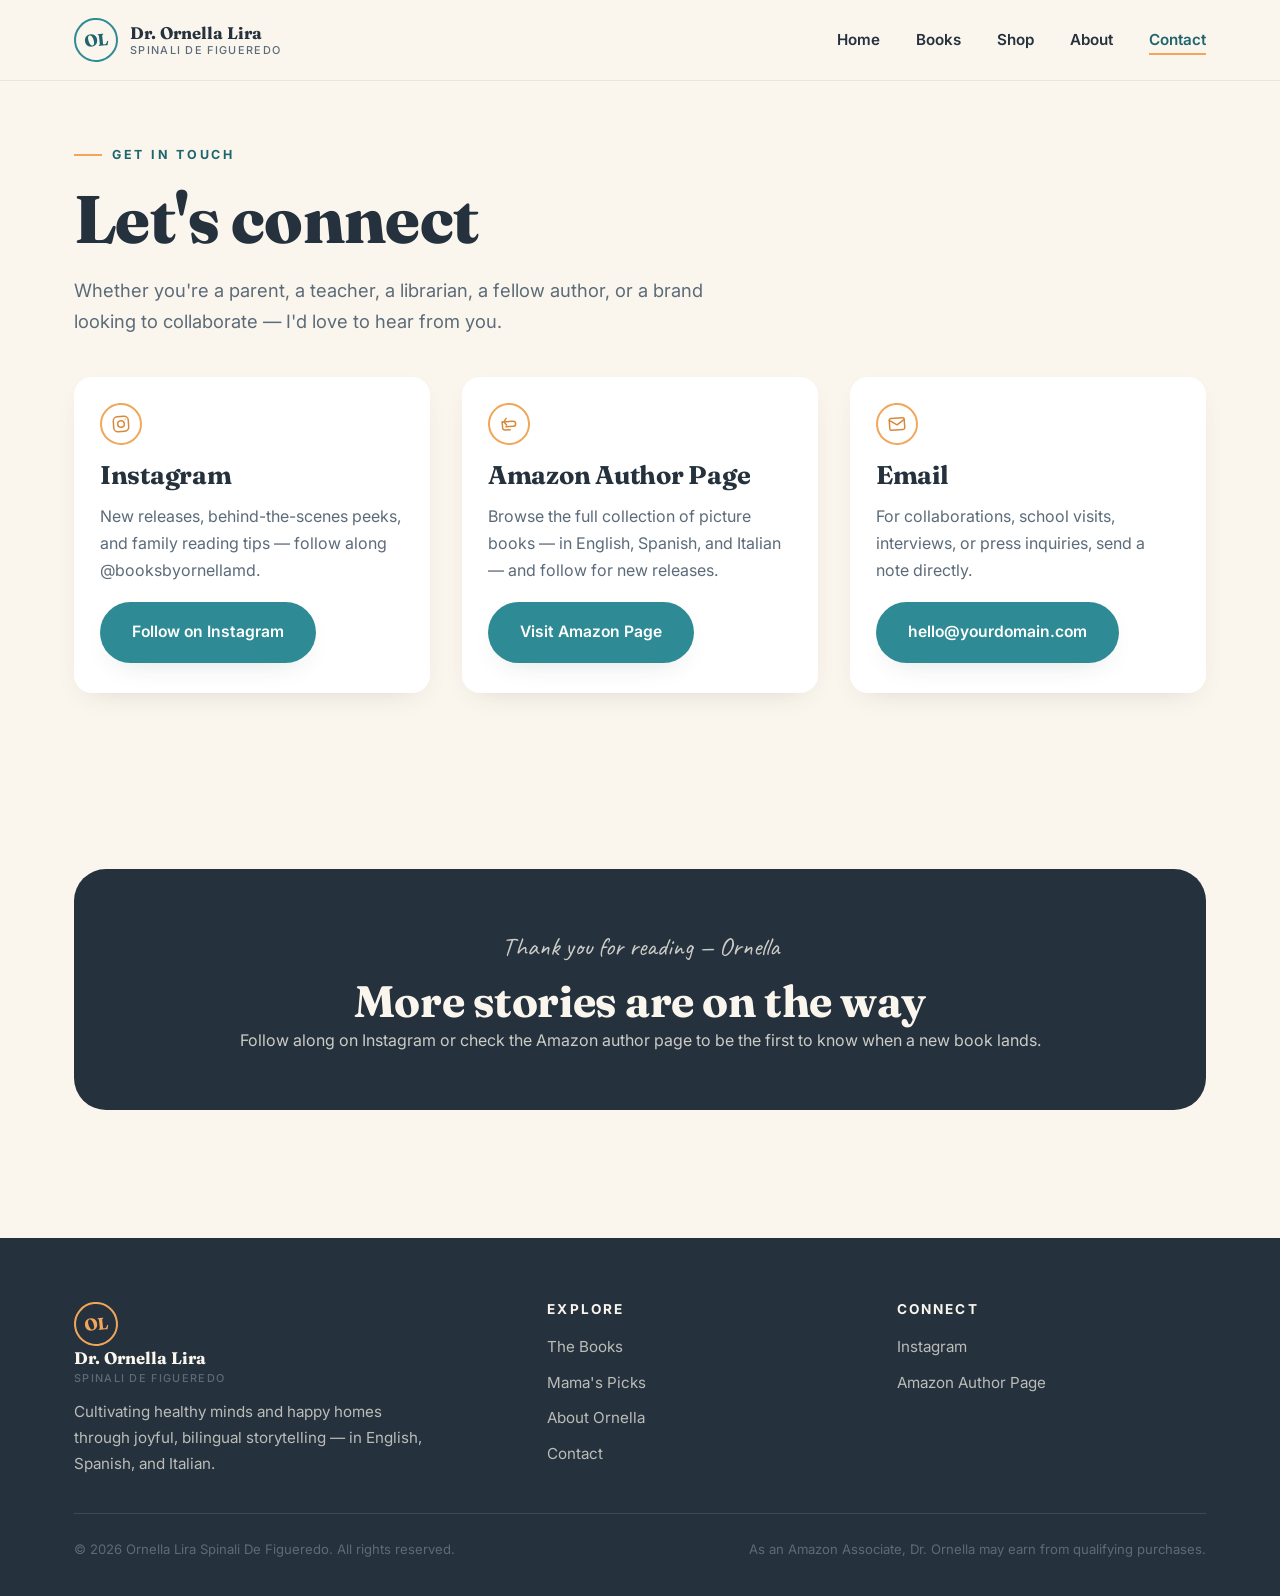
<file: contact.html>
<!DOCTYPE html>
<html lang="en">
<head>
  <meta charset="UTF-8">
  <meta name="viewport" content="width=device-width, initial-scale=1.0">
  <title>Contact | Dr. Ornella Lira Spinali De Figueredo</title>
  <meta name="description" content="Get in touch with Dr. Ornella Lira Spinali De Figueredo — follow along on Instagram, browse her Amazon author page, or reach out directly.">
  <link rel="preconnect" href="https://fonts.googleapis.com">
  <link rel="preconnect" href="https://fonts.gstatic.com" crossorigin>
  <link href="https://fonts.googleapis.com/css2?family=Fraunces:opsz,wght@9..144,400;9..144,600;9..144,700;9..144,800&family=Inter:wght@400;500;600;700&family=Caveat:wght@600;700&display=swap" rel="stylesheet">
  <link rel="stylesheet" href="style.css">
</head>
<body>

  <header class="site-header">
    <div class="container header-inner">
      <a href="index.html" class="logo">
        <span class="logo-mark">OL</span>
        <span class="logo-text">Dr. Ornella Lira<br><small>Spinali De Figueredo</small></span>
      </a>
      <nav class="site-nav">
        <button class="nav-toggle" aria-label="Toggle menu"><span></span><span></span><span></span></button>
        <ul>
          <li><a href="index.html">Home</a></li>
          <li><a href="books.html">Books</a></li>
          <li><a href="shop.html">Shop</a></li>
          <li><a href="about.html">About</a></li>
          <li><a href="contact.html" class="is-active">Contact</a></li>
        </ul>
      </nav>
    </div>
  </header>

  <section class="page-header">
    <div class="container">
      <span class="eyebrow">Get in Touch</span>
      <h1>Let's connect</h1>
      <p class="lede">Whether you're a parent, a teacher, a librarian, a fellow author, or a brand looking to collaborate &mdash; I'd love to hear from you.</p>
    </div>
  </section>

  <section style="padding-top: 16px;">
    <div class="container">
      <div class="grid grid-3">

        <article class="card reveal">
          <div class="card-body">
            <span class="fact-icon" style="margin-bottom: 4px;">
              <svg width="20" height="20" viewBox="0 0 24 24" fill="none" stroke="currentColor" stroke-width="1.8" stroke-linecap="round" stroke-linejoin="round">
                <rect x="3" y="3" width="18" height="18" rx="5"/>
                <circle cx="12" cy="12" r="4"/>
                <circle cx="17.5" cy="6.5" r="0.8" fill="currentColor" stroke="none"/>
              </svg>
            </span>
            <h3>Instagram</h3>
            <p>New releases, behind-the-scenes peeks, and family reading tips &mdash; follow along @booksbyornellamd.</p>
            <div class="card-actions">
              <a href="https://www.instagram.com/booksbyornellamd/" class="btn btn-primary" target="_blank" rel="noopener">Follow on Instagram</a>
            </div>
          </div>
        </article>

        <article class="card reveal">
          <div class="card-body">
            <span class="fact-icon" style="margin-bottom: 4px;">
              <svg width="20" height="20" viewBox="0 0 24 24" fill="none" stroke="currentColor" stroke-width="1.8" stroke-linecap="round" stroke-linejoin="round">
                <path d="M4 9h13a3 3 0 0 1 0 6h-9"/>
                <path d="M4 9v7a3 3 0 0 0 3 3h6"/>
                <path d="M9 5l-3 4 3 4"/>
              </svg>
            </span>
            <h3>Amazon Author Page</h3>
            <p>Browse the full collection of picture books &mdash; in English, Spanish, and Italian &mdash; and follow for new releases.</p>
            <div class="card-actions">
              <a href="https://www.amazon.com/stores/Ornella-Lira-Spinali-De-Figueredo/author/B0FMDHR1QH" class="btn btn-primary" target="_blank" rel="noopener">Visit Amazon Page</a>
            </div>
          </div>
        </article>

        <article class="card reveal">
          <div class="card-body">
            <span class="fact-icon" style="margin-bottom: 4px;">
              <svg width="20" height="20" viewBox="0 0 24 24" fill="none" stroke="currentColor" stroke-width="1.8" stroke-linecap="round" stroke-linejoin="round">
                <rect x="3" y="5" width="18" height="14" rx="2"/>
                <path d="M3 7l9 6 9-6"/>
              </svg>
            </span>
            <h3>Email</h3>
            <!-- TODO: replace with your real contact email -->
            <p>For collaborations, school visits, interviews, or press inquiries, send a note directly.</p>
            <div class="card-actions">
              <a href="mailto:hello@yourdomain.com" class="btn btn-primary">hello@yourdomain.com</a>
            </div>
          </div>
        </article>

      </div>
    </div>
  </section>

  <section>
    <div class="container">
      <div class="callout reveal" style="text-align:center;">
        <p class="signature">Thank you for reading &mdash; Ornella</p>
        <h2 style="margin-top: 8px;">More stories are on the way</h2>
        <p>Follow along on Instagram or check the Amazon author page to be the first to know when a new book lands.</p>
      </div>
    </div>
  </section>

  <footer class="site-footer">
    <div class="container">
      <div class="footer-top">
        <div class="footer-brand">
          <a href="index.html" class="logo">
            <span class="logo-mark">OL</span>
            <span class="logo-text">Dr. Ornella Lira<br><small>Spinali De Figueredo</small></span>
          </a>
          <p>Cultivating healthy minds and happy homes through joyful, bilingual storytelling &mdash; in English, Spanish, and Italian.</p>
        </div>
        <div>
          <h4>Explore</h4>
          <a href="books.html">The Books</a>
          <a href="shop.html">Mama's Picks</a>
          <a href="about.html">About Ornella</a>
          <a href="contact.html">Contact</a>
        </div>
        <div>
          <h4>Connect</h4>
          <a href="https://www.instagram.com/booksbyornellamd/" target="_blank" rel="noopener">Instagram</a>
          <a href="https://www.amazon.com/stores/Ornella-Lira-Spinali-De-Figueredo/author/B0FMDHR1QH" target="_blank" rel="noopener">Amazon Author Page</a>
        </div>
      </div>
      <div class="footer-bottom">
        <p>&copy; 2026 Ornella Lira Spinali De Figueredo. All rights reserved.</p>
        <p>As an Amazon Associate, Dr. Ornella may earn from qualifying purchases.</p>
      </div>
    </div>
  </footer>

  <script src="main.js"></script>
</body>
</html>
</file>
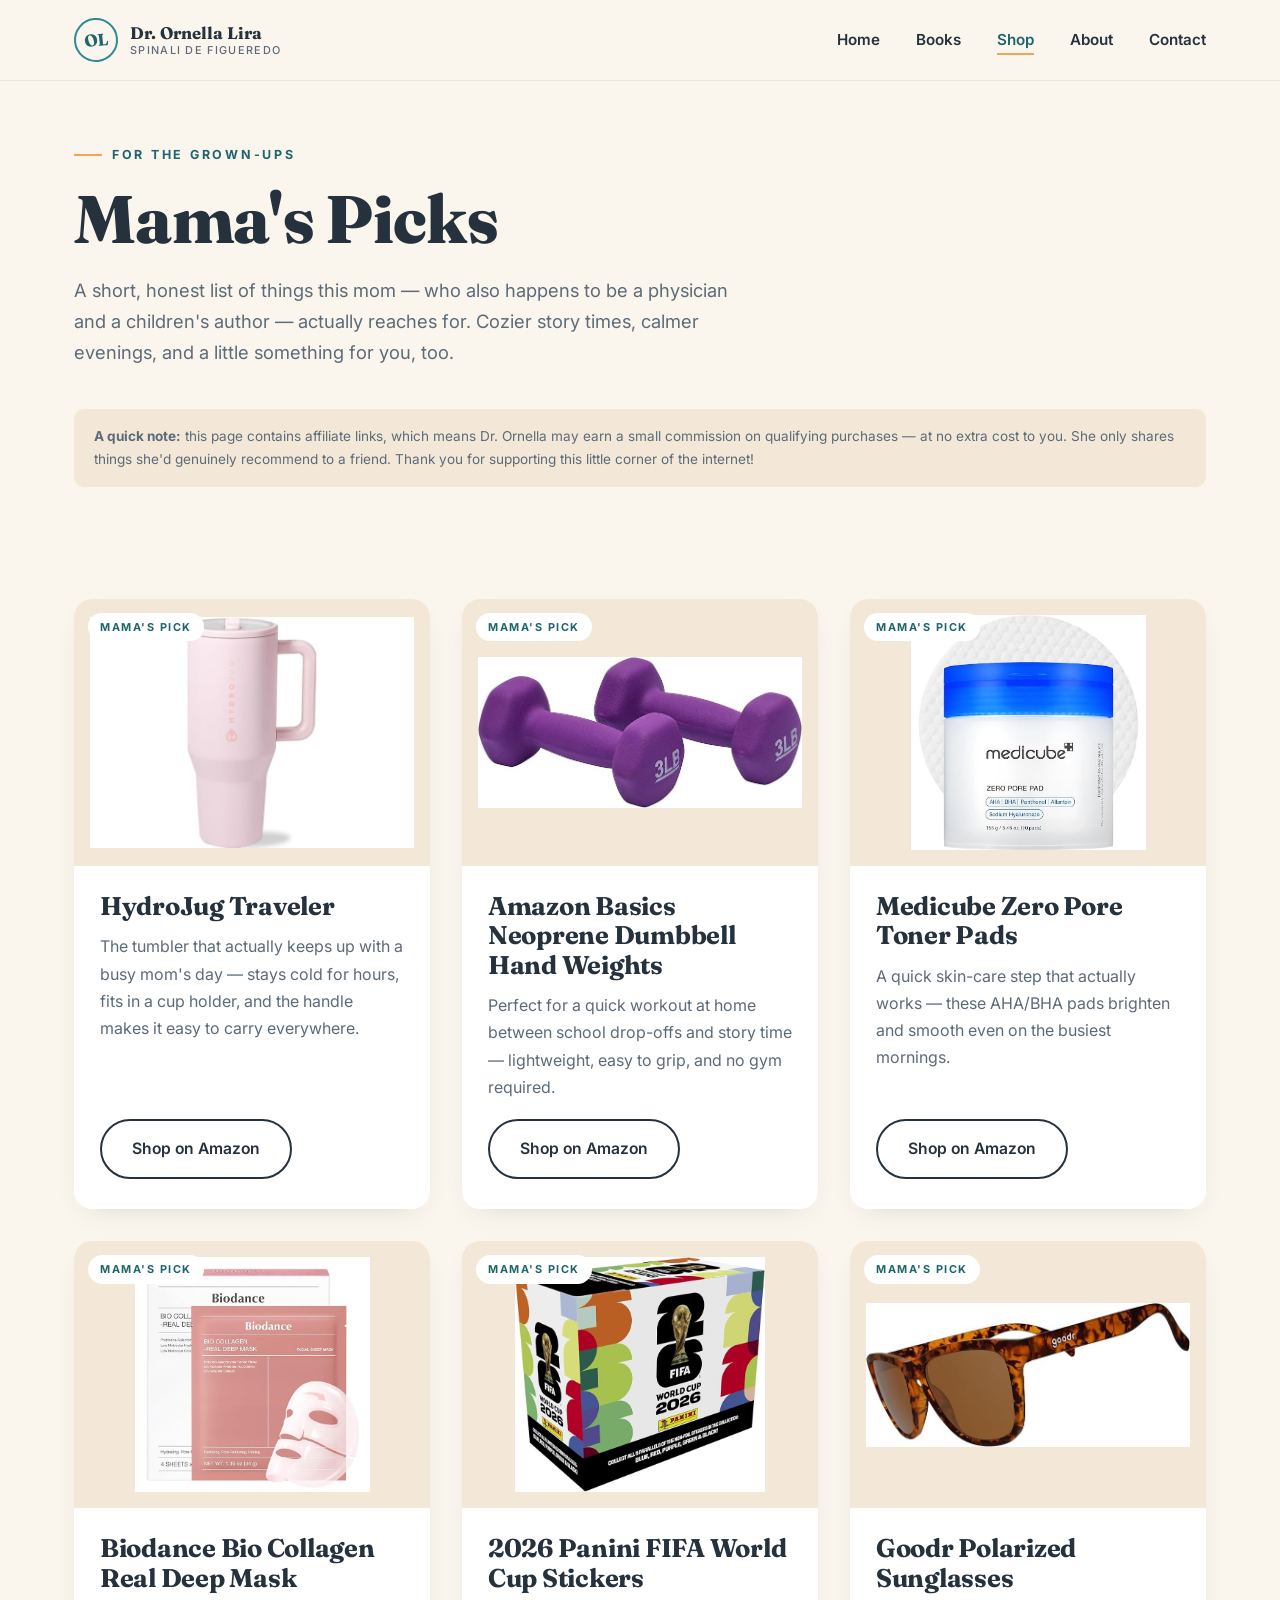
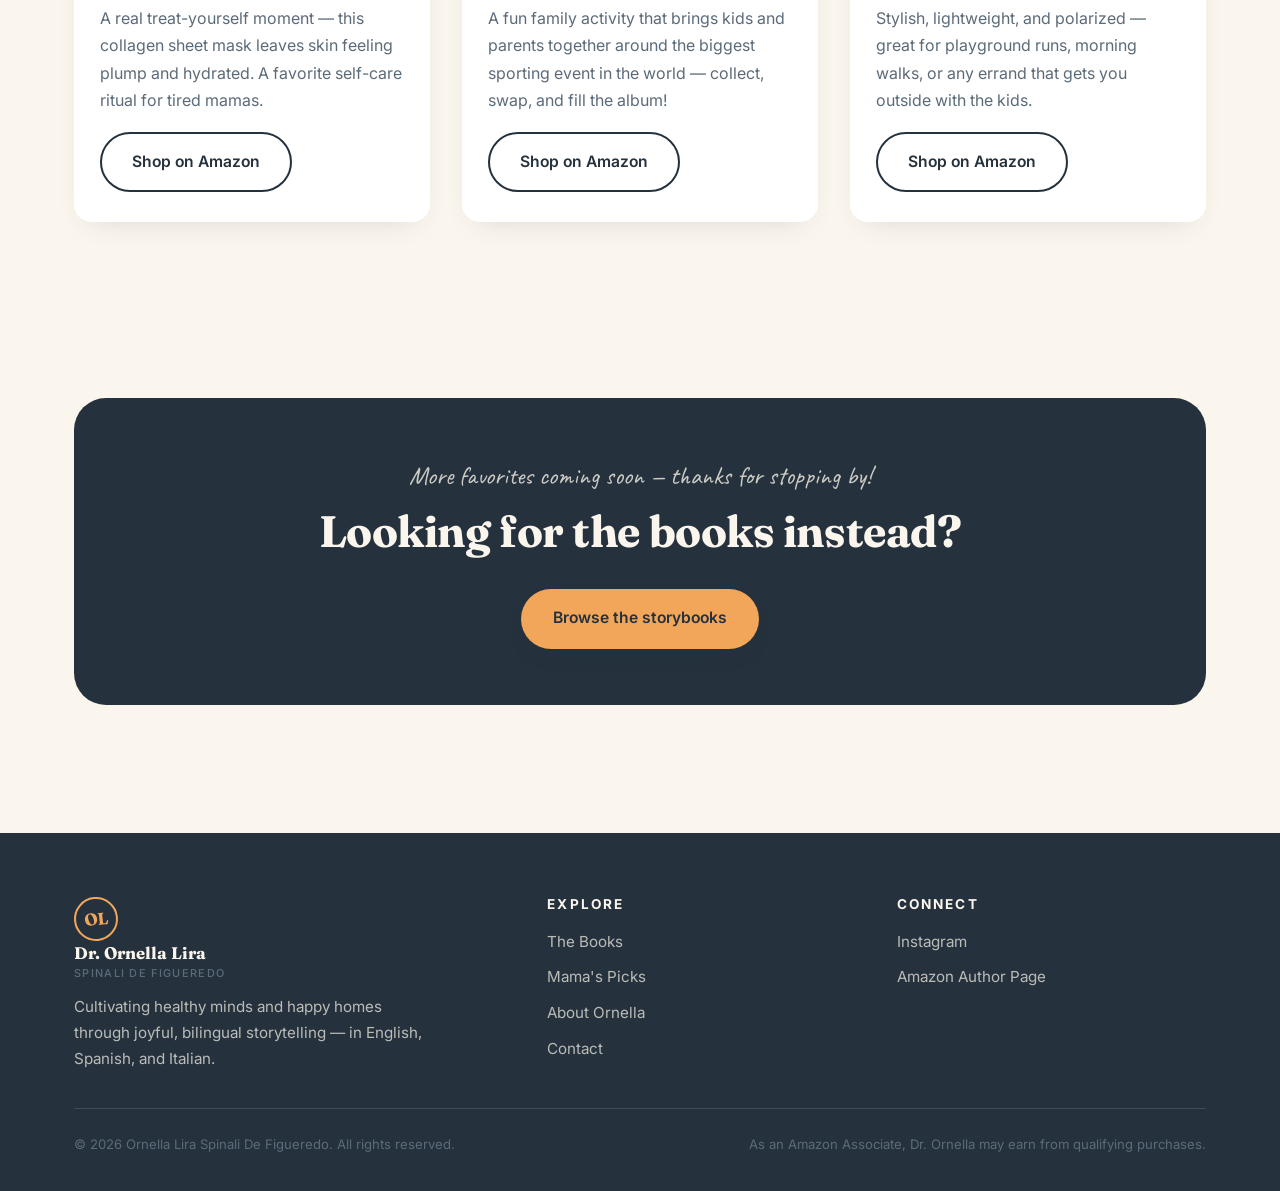
<file: shop.html>
<!DOCTYPE html>
<html lang="en">
<head>
  <meta charset="UTF-8">
  <meta name="viewport" content="width=device-width, initial-scale=1.0">
  <title>Mama's Picks | Dr. Ornella Lira Spinali De Figueredo</title>
  <meta name="description" content="A curated list of favorite finds for moms — from physician, author, and mother Dr. Ornella Lira Spinali De Figueredo.">
  <link rel="preconnect" href="https://fonts.googleapis.com">
  <link rel="preconnect" href="https://fonts.gstatic.com" crossorigin>
  <link href="https://fonts.googleapis.com/css2?family=Fraunces:opsz,wght@9..144,400;9..144,600;9..144,700;9..144,800&family=Inter:wght@400;500;600;700&family=Caveat:wght@600;700&display=swap" rel="stylesheet">
  <link rel="stylesheet" href="style.css">
  <style>
    .product-media {
      background: #f9f5ee;
      aspect-ratio: 4 / 3;
      display: flex;
      align-items: center;
      justify-content: center;
      position: relative;
      overflow: hidden;
    }
    .product-media img {
      width: 100%;
      height: 100%;
      object-fit: contain;
      padding: 16px;
    }
  </style>
</head>
<body>

  <header class="site-header">
    <div class="container header-inner">
      <a href="index.html" class="logo">
        <span class="logo-mark">OL</span>
        <span class="logo-text">Dr. Ornella Lira<br><small>Spinali De Figueredo</small></span>
      </a>
      <nav class="site-nav">
        <button class="nav-toggle" aria-label="Toggle menu"><span></span><span></span><span></span></button>
        <ul>
          <li><a href="index.html">Home</a></li>
          <li><a href="books.html">Books</a></li>
          <li><a href="shop.html" class="is-active">Shop</a></li>
          <li><a href="about.html">About</a></li>
          <li><a href="contact.html">Contact</a></li>
        </ul>
      </nav>
    </div>
  </header>

  <section class="page-header">
    <div class="container">
      <span class="eyebrow">For the Grown-Ups</span>
      <h1>Mama's Picks</h1>
      <p class="lede">A short, honest list of things this mom &mdash; who also happens to be a physician and a children's author &mdash; actually reaches for. Cozier story times, calmer evenings, and a little something for you, too.</p>
    </div>
  </section>

  <section style="padding-top: 16px;">
    <div class="container">
      <p class="disclosure reveal">
        <strong>A quick note:</strong> this page contains affiliate links, which means Dr. Ornella may earn a small commission on qualifying purchases &mdash; at no extra cost to you. She only shares things she'd genuinely recommend to a friend. Thank you for supporting this little corner of the internet!
      </p>
    </div>
  </section>

  <section style="padding-top: 24px;">
    <div class="container">
      <div class="grid grid-3">

        <!-- 1. HydroJug Traveler -->
        <article class="card product-card reveal">
          <div class="product-media">
            <span class="product-tag">Mama's Pick</span>
            <img src="assets/product-hydrojug.jpg" alt="HydroJug Traveler tumbler in pink">
          </div>
          <div class="card-body">
            <h3>HydroJug Traveler</h3>
            <p>The tumbler that actually keeps up with a busy mom's day &mdash; stays cold for hours, fits in a cup holder, and the handle makes it easy to carry everywhere.</p>
            <div class="card-actions">
              <a href="https://amzn.to/4owEgM2" class="btn btn-outline" target="_blank" rel="noopener sponsored">Shop on Amazon</a>
            </div>
          </div>
        </article>

        <!-- 2. Amazon Basics Dumbbells -->
        <article class="card product-card reveal">
          <div class="product-media">
            <span class="product-tag">Mama's Pick</span>
            <img src="assets/product-dumbbells.jpg" alt="Amazon Basics Neoprene Dumbbell Hand Weights">
          </div>
          <div class="card-body">
            <h3>Amazon Basics Neoprene Dumbbell Hand Weights</h3>
            <p>Perfect for a quick workout at home between school drop-offs and story time &mdash; lightweight, easy to grip, and no gym required.</p>
            <div class="card-actions">
              <a href="https://amzn.to/4a7zxut" class="btn btn-outline" target="_blank" rel="noopener sponsored">Shop on Amazon</a>
            </div>
          </div>
        </article>

        <!-- 3. Medicube Toner Pads -->
        <article class="card product-card reveal">
          <div class="product-media">
            <span class="product-tag">Mama's Pick</span>
            <img src="assets/product-toner-pads.jpg" alt="Medicube Zero Pore Toner Pads">
          </div>
          <div class="card-body">
            <h3>Medicube Zero Pore Toner Pads</h3>
            <p>A quick skin-care step that actually works &mdash; these AHA/BHA pads brighten and smooth even on the busiest mornings.</p>
            <div class="card-actions">
              <a href="https://amzn.to/3SxK3VH" class="btn btn-outline" target="_blank" rel="noopener sponsored">Shop on Amazon</a>
            </div>
          </div>
        </article>

        <!-- 4. Biodance Collagen Face Mask -->
        <article class="card product-card reveal">
          <div class="product-media">
            <span class="product-tag">Mama's Pick</span>
            <img src="assets/product-face-mask.jpg" alt="Biodance Bio Collagen Real Deep Mask">
          </div>
          <div class="card-body">
            <h3>Biodance Bio Collagen Real Deep Mask</h3>
            <p>A real treat-yourself moment &mdash; this collagen sheet mask leaves skin feeling plump and hydrated. A favorite self-care ritual for tired mamas.</p>
            <div class="card-actions">
              <a href="https://www.amazon.com/dp/B0B2RM68G2/ref=cm_sw_r_as_gl_api_gl_i_PYZZ1JB8SKJA8MRYS4N2?linkCode=ml1&tag=storiesandwon-20" class="btn btn-outline" target="_blank" rel="noopener sponsored">Shop on Amazon</a>
            </div>
          </div>
        </article>

        <!-- 5. 2026 Panini FIFA World Cup -->
        <article class="card product-card reveal">
          <div class="product-media">
            <span class="product-tag">Mama's Pick</span>
            <img src="assets/product-panini.jpg" alt="2026 Panini FIFA World Cup Sticker Collection">
          </div>
          <div class="card-body">
            <h3>2026 Panini FIFA World Cup Stickers</h3>
            <p>A fun family activity that brings kids and parents together around the biggest sporting event in the world &mdash; collect, swap, and fill the album!</p>
            <div class="card-actions">
              <a href="https://www.amazon.com/dp/B0GQJNCMT4/ref=cm_sw_r_as_gl_api_gl_i_DNP21MG1BQW52H0NVVQ7?linkCode=ml1&tag=storiesandwon-20" class="btn btn-outline" target="_blank" rel="noopener sponsored">Shop on Amazon</a>
            </div>
          </div>
        </article>

        <!-- 6. Goodr Polarized Sunglasses -->
        <article class="card product-card reveal">
          <div class="product-media">
            <span class="product-tag">Mama's Pick</span>
            <img src="assets/product-sunglasses.jpg" alt="Goodr Polarized Sunglasses">
          </div>
          <div class="card-body">
            <h3>Goodr Polarized Sunglasses</h3>
            <p>Stylish, lightweight, and polarized &mdash; great for playground runs, morning walks, or any errand that gets you outside with the kids.</p>
            <div class="card-actions">
              <a href="https://amzn.to/4fM3GmC" class="btn btn-outline" target="_blank" rel="noopener sponsored">Shop on Amazon</a>
            </div>
          </div>
        </article>

      </div>
    </div>
  </section>

  <section>
    <div class="container">
      <div class="callout reveal" style="text-align:center;">
        <p class="signature">More favorites coming soon &mdash; thanks for stopping by!</p>
        <h2 style="margin-top: 8px;">Looking for the books instead?</h2>
        <div class="btn-row" style="justify-content:center;">
          <a href="books.html" class="btn btn-coral">Browse the storybooks</a>
        </div>
      </div>
    </div>
  </section>

  <footer class="site-footer">
    <div class="container">
      <div class="footer-top">
        <div class="footer-brand">
          <a href="index.html" class="logo">
            <span class="logo-mark">OL</span>
            <span class="logo-text">Dr. Ornella Lira<br><small>Spinali De Figueredo</small></span>
          </a>
          <p>Cultivating healthy minds and happy homes through joyful, bilingual storytelling &mdash; in English, Spanish, and Italian.</p>
        </div>
        <div>
          <h4>Explore</h4>
          <a href="books.html">The Books</a>
          <a href="shop.html">Mama's Picks</a>
          <a href="about.html">About Ornella</a>
          <a href="contact.html">Contact</a>
        </div>
        <div>
          <h4>Connect</h4>
          <a href="https://www.instagram.com/booksbyornellamd/" target="_blank" rel="noopener">Instagram</a>
          <a href="https://www.amazon.com/stores/Ornella-Lira-Spinali-De-Figueredo/author/B0FMDHR1QH" target="_blank" rel="noopener">Amazon Author Page</a>
        </div>
      </div>
      <div class="footer-bottom">
        <p>&copy; 2026 Ornella Lira Spinali De Figueredo. All rights reserved.</p>
        <p>As an Amazon Associate, Dr. Ornella may earn from qualifying purchases.</p>
      </div>
    </div>
  </footer>

  <script src="main.js"></script>
</body>
</html>
</file>
<file: style.css>
/* =========================================================
   Dr. Ornella Lira Spinali De Figueredo — Author Website
   Design tokens & shared styles
   ========================================================= */

:root {
  /* Color */
  --cream:        #FBF6ED;
  --cream-deep:   #F3E8D7;
  --paper:        #FFFFFF;
  --ink:          #25323D;
  --ink-soft:     #5C6B79;
  --teal:         #2E8B95;
  --teal-deep:    #1F656D;
  --coral:        #F2A65A;
  --coral-deep:   #D9893C;
  --crimson:      #C1453D;
  --gold:         #E8B86D;

  /* Type */
  --font-display: "Fraunces", Georgia, serif;
  --font-body:    "Inter", -apple-system, BlinkMacSystemFont, "Segoe UI", sans-serif;
  --font-script:  "Caveat", cursive;

  /* Layout */
  --container: 1180px;
  --radius-sm: 10px;
  --radius-md: 18px;
  --radius-lg: 32px;
  --shadow-soft: 0 18px 40px -20px rgba(37, 50, 61, 0.25);
  --shadow-card: 0 10px 30px -16px rgba(37, 50, 61, 0.22);
}

/* ---------- Reset & base ---------- */
* { margin: 0; padding: 0; box-sizing: border-box; }

html { scroll-behavior: smooth; }

body {
  font-family: var(--font-body);
  color: var(--ink);
  background: var(--cream);
  line-height: 1.7;
  -webkit-font-smoothing: antialiased;
}

img { display: block; max-width: 100%; height: auto; }

a { color: var(--teal-deep); text-decoration: none; }

ul { list-style: none; }

.container {
  width: 100%;
  max-width: var(--container);
  margin: 0 auto;
  padding: 0 24px;
}

section { padding: 88px 0; }

@media (max-width: 720px) {
  section { padding: 56px 0; }
}

/* ---------- Typography ---------- */
h1, h2, h3, h4 {
  font-family: var(--font-display);
  font-weight: 700;
  line-height: 1.15;
  letter-spacing: -0.01em;
  color: var(--ink);
}

h1 { font-size: clamp(2.4rem, 5.4vw, 4.2rem); font-weight: 800; }
h2 { font-size: clamp(1.9rem, 4vw, 2.75rem); }
h3 { font-size: clamp(1.3rem, 2.4vw, 1.6rem); }

p { color: var(--ink-soft); }

.eyebrow {
  display: inline-flex;
  align-items: center;
  gap: 10px;
  font-family: var(--font-body);
  font-size: 0.78rem;
  font-weight: 700;
  letter-spacing: 0.22em;
  text-transform: uppercase;
  color: var(--teal-deep);
  margin-bottom: 18px;
}

.eyebrow::before {
  content: "";
  display: block;
  width: 28px;
  height: 2px;
  background: var(--coral);
}

.lede {
  font-size: 1.15rem;
  max-width: 56ch;
}

.signature {
  font-family: var(--font-script);
  font-size: 1.6rem;
  color: var(--crimson);
}

/* ---------- Buttons ---------- */
.btn {
  display: inline-flex;
  align-items: center;
  gap: 0.5em;
  font-family: var(--font-body);
  font-weight: 600;
  font-size: 0.98rem;
  padding: 0.95em 1.9em;
  border-radius: 999px;
  border: 2px solid transparent;
  cursor: pointer;
  transition: transform 0.25s ease, box-shadow 0.25s ease, background 0.25s ease, color 0.25s ease;
  white-space: nowrap;
}

.btn-primary {
  background: var(--teal);
  color: var(--paper);
  box-shadow: var(--shadow-card);
}
.btn-primary:hover { background: var(--teal-deep); transform: translateY(-2px); }

.btn-outline {
  background: transparent;
  border-color: var(--ink);
  color: var(--ink);
}
.btn-outline:hover { background: var(--ink); color: var(--cream); transform: translateY(-2px); }

.btn-coral {
  background: var(--coral);
  color: var(--ink);
  box-shadow: var(--shadow-card);
}
.btn-coral:hover { background: var(--coral-deep); transform: translateY(-2px); }

.btn-row { display: flex; gap: 16px; flex-wrap: wrap; margin-top: 32px; }

/* ---------- Passport-stamp badges (signature element) ---------- */
.stamp {
  display: inline-flex;
  align-items: center;
  justify-content: center;
  position: relative;
  font-family: var(--font-display);
  font-weight: 700;
  font-size: 0.72rem;
  letter-spacing: 0.18em;
  text-transform: uppercase;
  padding: 0.55em 1.15em;
  border: 2px solid currentColor;
  border-radius: 999px;
  transform: rotate(-4deg);
  color: var(--teal-deep);
  background: var(--cream);
  z-index: 0;
  flex-shrink: 0;
}
.stamp::after {
  content: "";
  position: absolute;
  inset: 3px;
  border: 1px dashed currentColor;
  border-radius: 999px;
  opacity: 0.45;
}
.stamp.is-crimson { color: var(--crimson); }
.stamp.is-coral   { color: var(--coral-deep); }
.stamp.is-gold    { color: #B4863B; }

.stamp-row { display: flex; gap: 10px; flex-wrap: wrap; }

/* ---------- Header / nav ---------- */
.site-header {
  position: sticky;
  top: 0;
  z-index: 50;
  background: rgba(251, 246, 237, 0.92);
  backdrop-filter: blur(8px);
  border-bottom: 1px solid rgba(37, 50, 61, 0.08);
}

.header-inner {
  display: flex;
  align-items: center;
  justify-content: space-between;
  padding-top: 18px;
  padding-bottom: 18px;
}

.logo {
  display: flex;
  align-items: center;
  gap: 12px;
  color: var(--ink);
}

.logo-mark {
  display: flex;
  align-items: center;
  justify-content: center;
  width: 44px;
  height: 44px;
  flex-shrink: 0;
  border-radius: 50%;
  border: 2px solid var(--teal);
  font-family: var(--font-display);
  font-weight: 700;
  font-size: 1.05rem;
  color: var(--teal-deep);
  transform: rotate(-6deg);
}

.logo-text {
  font-family: var(--font-display);
  font-weight: 700;
  font-size: 1.05rem;
  line-height: 1.2;
}
.logo-text small {
  display: block;
  font-family: var(--font-body);
  font-weight: 500;
  font-size: 0.68rem;
  letter-spacing: 0.12em;
  text-transform: uppercase;
  color: var(--ink-soft);
}

.site-nav ul {
  display: flex;
  align-items: center;
  gap: 36px;
}

.site-nav a {
  font-weight: 600;
  font-size: 0.95rem;
  color: var(--ink);
  position: relative;
  padding-bottom: 4px;
}
.site-nav a::after {
  content: "";
  position: absolute;
  left: 0; right: 100%;
  bottom: -2px;
  height: 2px;
  background: var(--coral);
  transition: right 0.25s ease;
}
.site-nav a:hover::after,
.site-nav a.is-active::after { right: 0; }
.site-nav a.is-active { color: var(--teal-deep); }

.nav-toggle {
  display: none;
  flex-direction: column;
  justify-content: center;
  gap: 5px;
  width: 44px;
  height: 44px;
  border-radius: 50%;
  border: 2px solid var(--ink);
  background: transparent;
  cursor: pointer;
}
.nav-toggle span {
  display: block;
  width: 18px;
  height: 2px;
  margin: 0 auto;
  background: var(--ink);
}

@media (max-width: 860px) {
  .nav-toggle { display: flex; }
  .site-nav ul {
    position: absolute;
    top: 100%;
    left: 0;
    right: 0;
    flex-direction: column;
    align-items: flex-start;
    gap: 0;
    background: var(--cream);
    border-bottom: 1px solid rgba(37,50,61,0.08);
    max-height: 0;
    overflow: hidden;
    transition: max-height 0.3s ease;
  }
  .site-nav.is-open ul { max-height: 360px; }
  .site-nav ul li { width: 100%; }
  .site-nav ul a { display: block; padding: 16px 24px; width: 100%; }
  .site-nav ul a::after { display: none; }
}

/* ---------- Hero ---------- */
.hero {
  padding-top: 64px;
  padding-bottom: 64px;
}
.hero-inner {
  display: grid;
  grid-template-columns: 1.1fr 0.9fr;
  gap: 64px;
  align-items: center;
}
.hero h1 { margin-bottom: 22px; }
.hero-photo-frame {
  position: relative;
  justify-self: center;
}
.hero-photo-frame img {
  width: 100%;
  max-width: 420px;
  aspect-ratio: 1 / 1;
  object-fit: cover;
  border-radius: var(--radius-lg);
  box-shadow: var(--shadow-soft);
  border: 6px solid var(--paper);
}
.hero-photo-frame .stamp {
  position: absolute;
  bottom: -18px;
  right: 6%;
  background: var(--cream);
}

@media (max-width: 900px) {
  .hero-inner { grid-template-columns: 1fr; gap: 48px; }
  .hero-photo-frame { order: -1; }
  .hero-photo-frame img { max-width: 320px; }
}

/* ---------- Section headers ---------- */
.section-head {
  max-width: 760px;
  margin-bottom: 48px;
}
.section-head.center { margin-left: auto; margin-right: auto; text-align: center; }

/* ---------- Cards & grids ---------- */
.grid {
  display: grid;
  gap: 32px;
}
.grid-3 { grid-template-columns: repeat(3, 1fr); }
.grid-2 { grid-template-columns: repeat(2, 1fr); }

@media (max-width: 980px) {
  .grid-3 { grid-template-columns: repeat(2, 1fr); }
}
@media (max-width: 640px) {
  .grid-3, .grid-2 { grid-template-columns: 1fr; }
}

.card {
  background: var(--paper);
  border-radius: var(--radius-md);
  box-shadow: var(--shadow-card);
  overflow: hidden;
  display: flex;
  flex-direction: column;
  transition: transform 0.3s ease, box-shadow 0.3s ease;
}
.card:hover { transform: translateY(-6px); box-shadow: var(--shadow-soft); }

.card-body { padding: 26px 26px 30px; display: flex; flex-direction: column; gap: 12px; flex: 1; }

/* Book cover frame: handles mixed portrait/landscape covers gracefully */
.book-cover {
  background: var(--cream-deep);
  display: flex;
  align-items: center;
  justify-content: center;
  aspect-ratio: 3 / 4;
  padding: 18px;
}
.book-cover img {
  max-width: 100%;
  max-height: 100%;
  width: auto;
  height: auto;
  object-fit: contain;
  border-radius: 6px;
  box-shadow: 0 14px 28px -14px rgba(37,50,61,0.35);
  transition: opacity 0.25s ease;
}

.book-title { font-size: 1.25rem; }
.book-blurb { font-size: 0.95rem; }

.lang-toggle { display: flex; gap: 8px; margin-bottom: 4px; flex-wrap: wrap; }
.lang-btn {
  font-family: var(--font-body);
  font-weight: 700;
  font-size: 0.72rem;
  letter-spacing: 0.12em;
  text-transform: uppercase;
  padding: 6px 14px;
  border-radius: 999px;
  border: 2px solid var(--ink);
  background: transparent;
  color: var(--ink);
  cursor: pointer;
  transition: background 0.2s ease, color 0.2s ease;
}
.lang-btn.is-active { background: var(--ink); color: var(--cream); }

details.read-more { font-size: 0.92rem; }
details.read-more summary {
  cursor: pointer;
  font-weight: 700;
  color: var(--teal-deep);
  list-style: none;
  margin-top: 4px;
}
details.read-more summary::-webkit-details-marker { display: none; }
details.read-more[open] summary::after { content: " ▴"; }
details.read-more summary::after { content: " ▾"; }
details.read-more p { margin-top: 10px; }

.card-actions { margin-top: auto; padding-top: 6px; }

/* ---------- Callout / banner sections ---------- */
.callout {
  background: var(--ink);
  color: var(--cream);
  border-radius: var(--radius-lg);
  padding: 56px;
}
.callout h2, .callout h3 { color: var(--cream); }
.callout p { color: rgba(251,246,237,0.78); }
.callout.is-coral { background: var(--coral); }
.callout.is-coral h2, .callout.is-coral h3 { color: var(--ink); }
.callout.is-coral p { color: rgba(37,50,61,0.75); }

@media (max-width: 720px) {
  .callout { padding: 36px 28px; }
}

/* ---------- Two-column content ---------- */
.split {
  display: grid;
  grid-template-columns: 0.85fr 1.15fr;
  gap: 64px;
  align-items: center;
}
.split.reverse { grid-template-columns: 1.15fr 0.85fr; }
.split.reverse .split-media { order: 2; }

.split-media img {
  border-radius: var(--radius-lg);
  box-shadow: var(--shadow-soft);
  border: 6px solid var(--paper);
}

@media (max-width: 900px) {
  .split, .split.reverse { grid-template-columns: 1fr; gap: 36px; }
  .split.reverse .split-media { order: -1; }
}

/* ---------- Fact list (About page) ---------- */
.fact-list {
  display: grid;
  gap: 22px;
}
.fact-list .fact { display: flex; gap: 16px; align-items: flex-start; }
.fact-icon {
  flex-shrink: 0;
  width: 42px; height: 42px;
  border-radius: 50%;
  border: 2px solid var(--coral);
  display: flex; align-items: center; justify-content: center;
  font-family: var(--font-display);
  font-weight: 700;
  color: var(--coral-deep);
  transform: rotate(-4deg);
}
.fact h4 { font-size: 1rem; margin-bottom: 4px; }
.fact p { font-size: 0.92rem; margin: 0; }

/* ---------- Pull quote ---------- */
.pull-quote {
  font-family: var(--font-display);
  font-size: clamp(1.3rem, 2.6vw, 1.8rem);
  font-weight: 600;
  color: var(--ink);
  border-left: 4px solid var(--coral);
  padding-left: 28px;
  margin: 8px 0;
}

/* ---------- Shop / product cards ---------- */
.product-card .product-media {
  aspect-ratio: 4 / 3;
  background: var(--cream-deep);
  display: flex;
  align-items: center;
  justify-content: center;
  position: relative;
}
.product-card .product-media .ph-icon {
  width: 64px; height: 64px;
  color: var(--coral-deep);
  opacity: 0.85;
}
.product-tag {
  position: absolute;
  top: 14px; left: 14px;
  font-size: 0.68rem;
  font-weight: 700;
  letter-spacing: 0.14em;
  text-transform: uppercase;
  background: var(--paper);
  color: var(--teal-deep);
  padding: 5px 12px;
  border-radius: 999px;
  box-shadow: var(--shadow-card);
}

/* ---------- Disclosure note ---------- */
.disclosure {
  font-size: 0.85rem;
  color: var(--ink-soft);
  background: var(--cream-deep);
  border-radius: var(--radius-sm);
  padding: 16px 20px;
}

/* ---------- Footer ---------- */
.site-footer {
  background: var(--ink);
  color: rgba(251,246,237,0.85);
  padding: 64px 0 36px;
  margin-top: 40px;
}
.footer-top {
  display: grid;
  grid-template-columns: 1.4fr 1fr 1fr;
  gap: 40px;
  padding-bottom: 36px;
}
.footer-top h4 {
  color: var(--cream);
  font-size: 0.85rem;
  letter-spacing: 0.16em;
  text-transform: uppercase;
  font-family: var(--font-body);
  margin-bottom: 16px;
}
.footer-top p, .footer-top a { color: rgba(251,246,237,0.7); font-size: 0.95rem; }
.footer-top a { display: block; margin-bottom: 10px; }
.footer-top a:hover { color: var(--coral); }
.footer-brand .logo-text, .footer-brand .logo { color: var(--cream); }
.footer-brand .logo-mark { border-color: var(--coral); color: var(--coral); }
.footer-brand p { margin-top: 14px; max-width: 36ch; }

.footer-bottom {
  border-top: 1px solid rgba(251,246,237,0.12);
  padding-top: 24px;
  display: flex;
  justify-content: space-between;
  align-items: center;
  flex-wrap: wrap;
  gap: 12px;
  font-size: 0.82rem;
  color: rgba(251,246,237,0.55);
}

@media (max-width: 720px) {
  .footer-top { grid-template-columns: 1fr; gap: 28px; }
}

/* ---------- Page header (non-home pages) ---------- */
.page-header {
  padding: 56px 0 24px;
}
.page-header .eyebrow { margin-bottom: 14px; }
.page-header p.lede { margin-top: 18px; }

/* ---------- Reveal animation ---------- */
/* Always visible — JS adds .is-visible progressively but we never hide content */
.reveal {
  opacity: 1;
  transform: none;
  transition: opacity 0.7s ease, transform 0.7s ease;
}

@media (prefers-reduced-motion: reduce) {
  html { scroll-behavior: auto; }
}

@keyframes fade-up {
  from { opacity: 0; transform: translateY(16px); }
  to   { opacity: 1; transform: translateY(0); }
}
.hero-inner > * {
  animation: fade-up 0.7s ease both;
}
.hero-inner > *:nth-child(2) { animation-delay: 0.1s; }
@media (prefers-reduced-motion: reduce) {
  .hero-inner > * { animation: none; }
}
</file>
